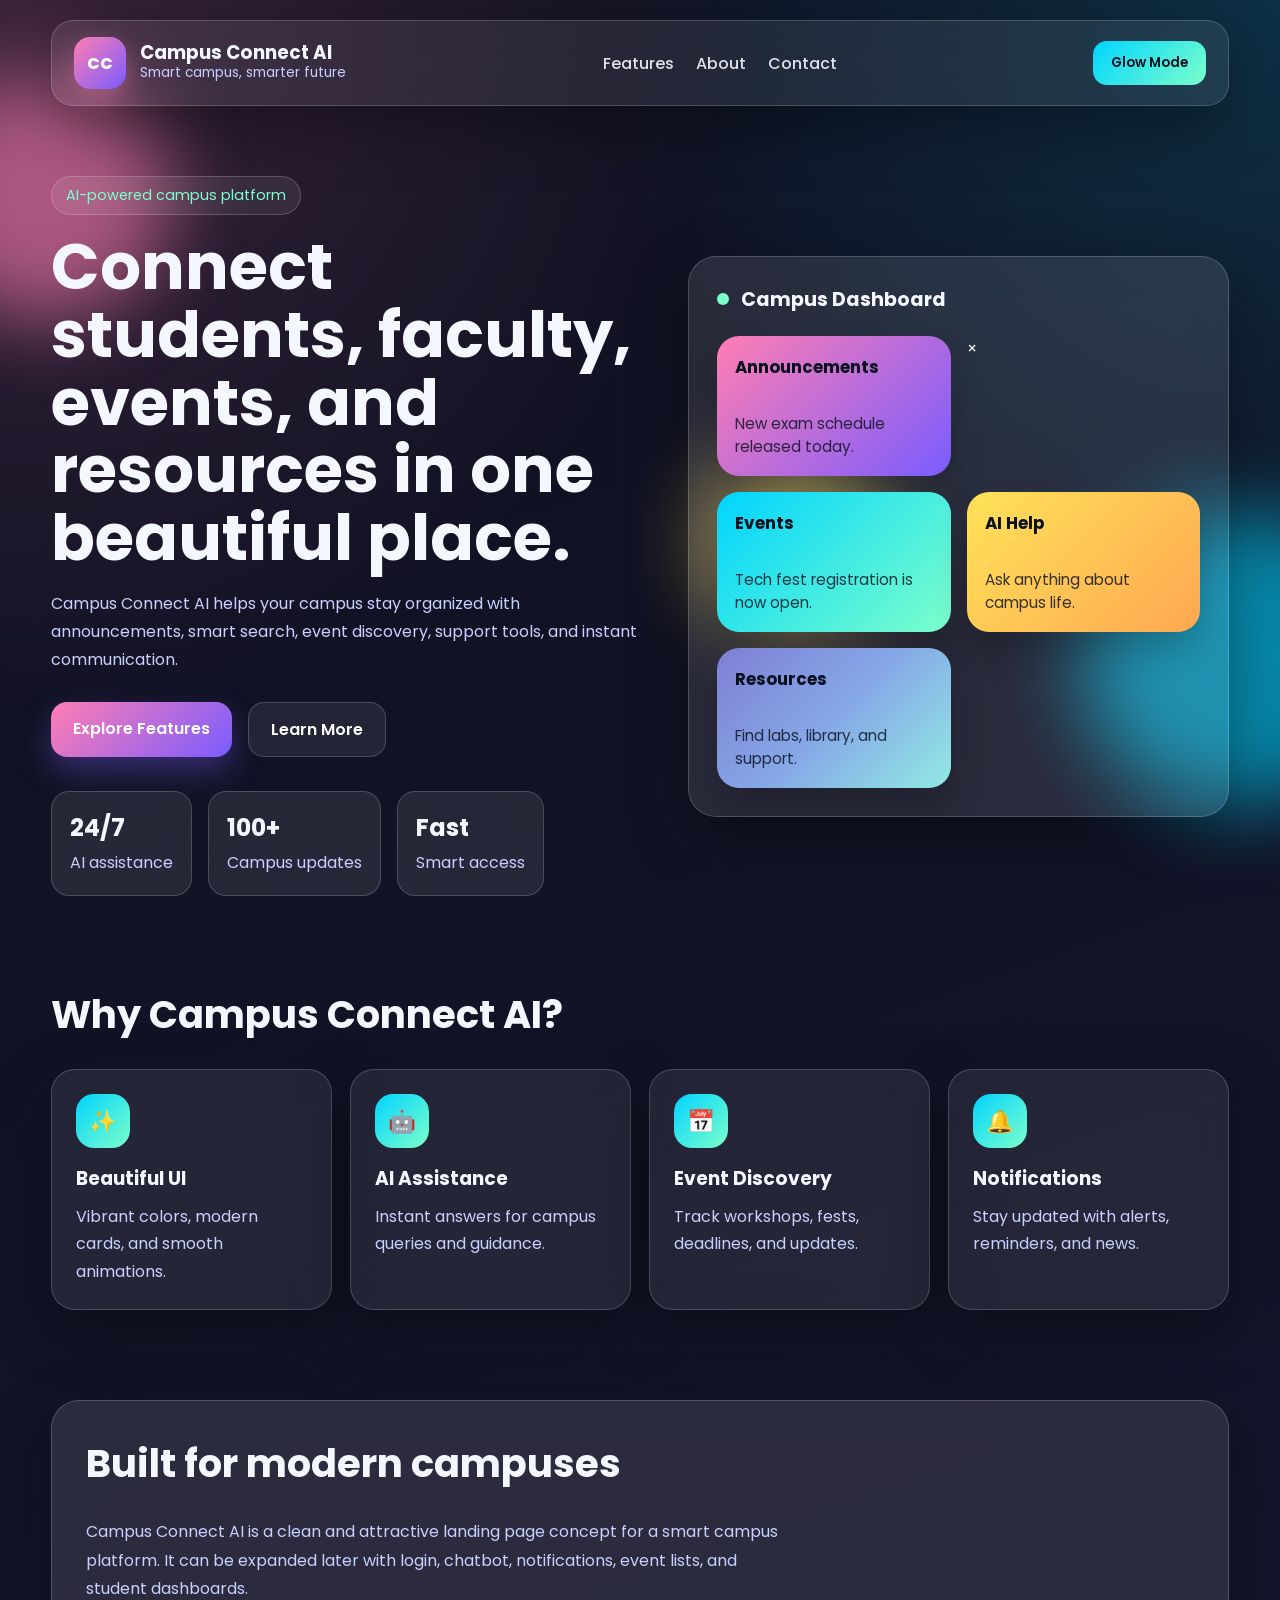
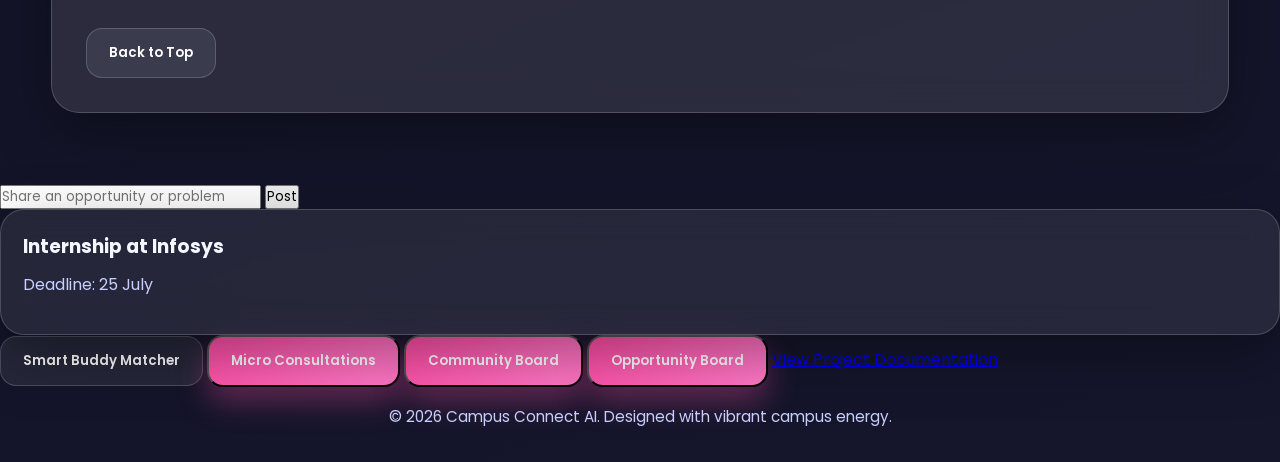
<file: index.html>
<!DOCTYPE html>
<html lang="en">
<head>
  <meta charset="UTF-8" />
  <meta name="viewport" content="width=device-width, initial-scale=1.0" />
  <title>Campus Connect AI</title>
  <link rel="preconnect" href="https://fonts.googleapis.com">
  <link rel="preconnect" href="https://fonts.gstatic.com" crossorigin>
  <link href="https://fonts.googleapis.com/css2?family=Poppins:wght@300;400;500;600;700;800&display=swap" rel="stylesheet">
  <link rel="stylesheet" href="style.css" />
</head>
<body>
  <div class="bg-shape shape1"></div>
  <div class="bg-shape shape2"></div>
  <div class="bg-shape shape3"></div>

  <header class="navbar">
    <div class="logo">
      <div class="logo-badge">CC</div>
      <div>
        <h1>Campus Connect AI</h1>
        <p>Smart campus, smarter future</p>
      </div>
    </div>

    <nav class="nav-links">
      <a href="#features">Features</a>
      <a href="#about">About</a>
      <a href="#contact">Contact</a>
    </nav>

    <button class="cta-btn" id="themeBtn">Glow Mode</button>
  </header>

  <main class="hero">
    <section class="hero-content">
      <span class="tag">AI-powered campus platform</span>
      <h2>Connect students, faculty, events, and resources in one beautiful place.</h2>
      <p>
        Campus Connect AI helps your campus stay organized with announcements, smart search,
        event discovery, support tools, and instant communication.
      </p>

      <div class="hero-actions">
        <a href="#features" class="primary-btn">Explore Features</a>
        <a href="#about" class="secondary-btn">Learn More</a>
      </div>

      <div class="stats">
        <div class="stat-card">
          <h3>24/7</h3>
          <p>AI assistance</p>
        </div>
        <div class="stat-card">
          <h3>100+</h3>
          <p>Campus updates</p>
        </div>
        <div class="stat-card">
          <h3>Fast</h3>
          <p>Smart access</p>
        </div>
      </div>
    </section>

    <section class="hero-visual">
      <div class="glass-card main-card">
        <div class="card-top">
          <span class="pulse"></span>
          <h3>Campus Dashboard</h3>
        </div>

        <div class="dashboard-grid">
          <div class="mini-card accent1">
            <h4>Announcements</h4>
            <p>New exam schedule released today.</p>
          </div>
<div id="modal" class="modal">
  <div class="modal-content">
    <span id="closeBtn">&times;</span>
    <h2 id="modalTitle"></h2>
    <p id="modalText"></p>
  </div>
</div>
          <div class="mini-card accent2">
            <h4>Events</h4>
            <p>Tech fest registration is now open.</p>
          </div>
          <div class="mini-card accent3">
            <h4>AI Help</h4>
            <p>Ask anything about campus life.</p>
          </div>
          <div class="mini-card accent4">
            <h4>Resources</h4>
            <p>Find labs, library, and support.</p>
          </div>
        </div>
      </div>
    </section>
  </main>

  <section class="features" id="features">
    <h2>Why Campus Connect AI?</h2>
    <div class="feature-grid">
      <div class="feature-card">
        <div class="icon">✨</div>
        <h3>Beautiful UI</h3>
        <p>Vibrant colors, modern cards, and smooth animations.</p>
      </div>
      <div class="feature-card">
        <div class="icon">🤖</div>
        <h3>AI Assistance</h3>
        <p>Instant answers for campus queries and guidance.</p>
      </div>
      <div class="feature-card">
        <div class="icon">📅</div>
        <h3>Event Discovery</h3>
        <p>Track workshops, fests, deadlines, and updates.</p>
      </div>
      <div class="feature-card">
        <div class="icon">🔔</div>
        <h3>Notifications</h3>
        <p>Stay updated with alerts, reminders, and news.</p>
      </div>
    </div>
  </section>

  <section class="about" id="about">
    <div class="about-card glass-card">
      <h2>Built for modern campuses</h2>
      <p>
        Campus Connect AI is a clean and attractive landing page concept for a smart campus
        platform. It can be expanded later with login, chatbot, notifications, event lists,
        and student dashboards.
      </p>
      <button class="secondary-btn" id="scrollTopBtn">Back to Top</button>
    </div>
  </section>
  <div class="post-box">
  <input type="text" placeholder="Share an opportunity or problem">
  <button>Post</button>
</div>

<div class="post-card">
  <h3>Internship at Infosys</h3>
  <p>Deadline: 25 July</p>
</div>
<button id="buddyBtn" class="secondary-btn" type="button">Smart Buddy Matcher</button>
<button id="microBtn" class="pink-btn" type="button">Micro Consultations</button>
<button id="communityBtn" class="pink-btn" type="button">Community Board</button>
  <button class="pink-btn" onclick="location.href='opportunity.html'">Opportunity Board</button>
<a href="documentation.html">View Project Documentation</a>
    <footer id="contact">
    <p>© 2026 Campus Connect AI. Designed with vibrant campus energy.</p>
    </footer>
  <script src="script.js"></script>
</body>
</html>
</file>
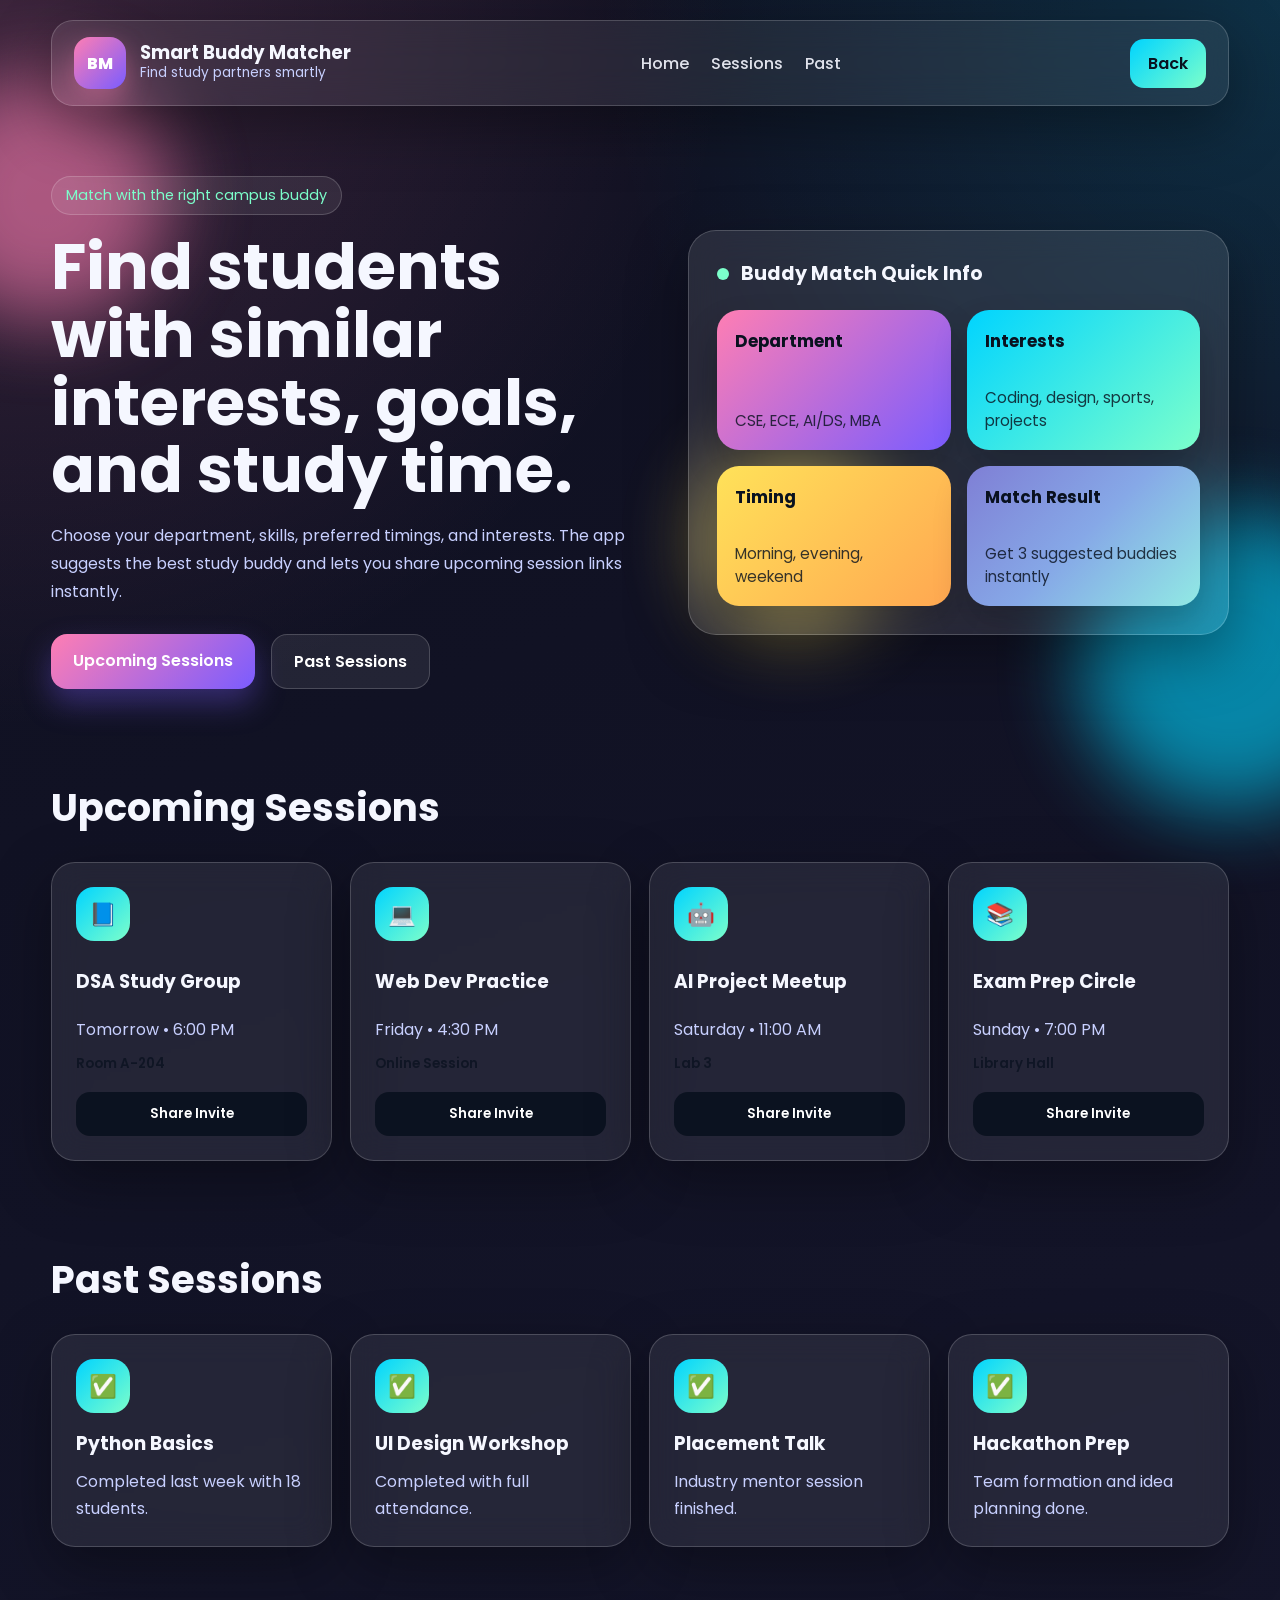
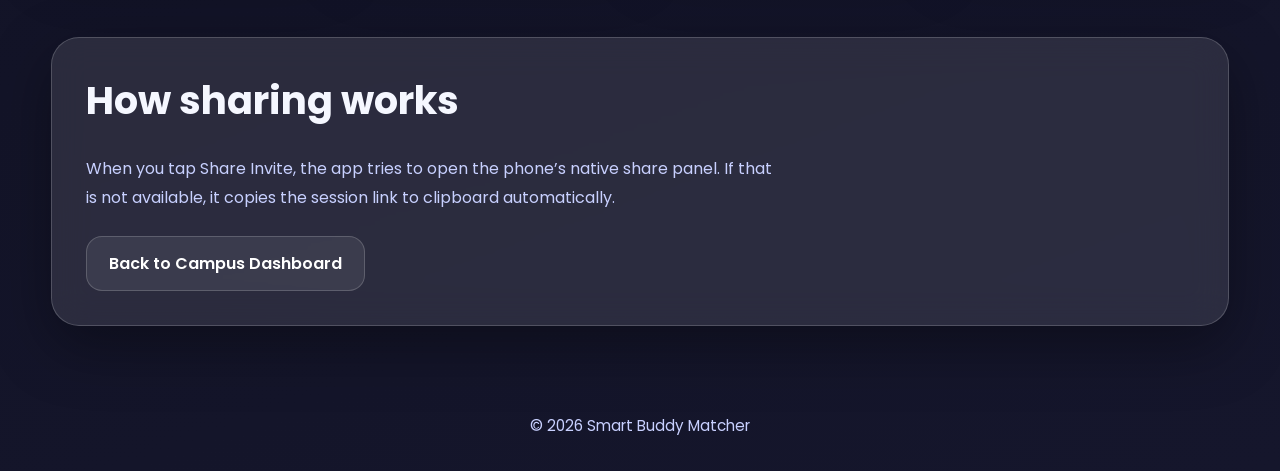
<file: buddy.html>
<!DOCTYPE html>
<html lang="en">
<head>
  <meta charset="UTF-8" />
  <meta name="viewport" content="width=device-width, initial-scale=1.0" />
  <title>Smart Buddy Matcher</title>
  <link rel="preconnect" href="https://fonts.googleapis.com">
  <link rel="preconnect" href="https://fonts.gstatic.com" crossorigin>
  <link href="https://fonts.googleapis.com/css2?family=Poppins:wght@300;400;500;600;700;800&display=swap" rel="stylesheet">
  <link rel="stylesheet" href="style.css" />
</head>
<body>
  <div class="bg-shape shape1"></div>
  <div class="bg-shape shape2"></div>
  <div class="bg-shape shape3"></div>

  <header class="navbar">
    <div class="logo">
      <div class="logo-badge">BM</div>
      <div>
        <h1>Smart Buddy Matcher</h1>
        <p>Find study partners smartly</p>
      </div>
    </div>

    <nav class="nav-links">
      <a href="index.html">Home</a>
      <a href="#sessions">Sessions</a>
      <a href="#past">Past</a>
    </nav>

    <a class="cta-btn" href="index.html">Back</a>
  </header>

  <main class="hero">
    <section class="hero-content">
      <span class="tag">Match with the right campus buddy</span>
      <h2>Find students with similar interests, goals, and study time.</h2>
      <p>
        Choose your department, skills, preferred timings, and interests. The app suggests
        the best study buddy and lets you share upcoming session links instantly.
      </p>

      <div class="hero-actions">
        <a href="#sessions" class="primary-btn">Upcoming Sessions</a>
        <a href="#past" class="secondary-btn">Past Sessions</a>
      </div>
    </section>

    <section class="hero-visual">
      <div class="glass-card main-card">
        <div class="card-top">
          <span class="pulse"></span>
          <h3>Buddy Match Quick Info</h3>
        </div>

        <div class="dashboard-grid">
          <div class="mini-card accent1">
            <h4>Department</h4>
            <p>CSE, ECE, AI/DS, MBA</p>
          </div>
          <div class="mini-card accent2">
            <h4>Interests</h4>
            <p>Coding, design, sports, projects</p>
          </div>
          <div class="mini-card accent3">
            <h4>Timing</h4>
            <p>Morning, evening, weekend</p>
          </div>
          <div class="mini-card accent4">
            <h4>Match Result</h4>
            <p>Get 3 suggested buddies instantly</p>
          </div>
        </div>
      </div>
    </section>
  </main>

  <section class="features" id="sessions">
    <h2>Upcoming Sessions</h2>
    <div class="feature-grid">
      <div class="feature-card session-card">
        <div class="icon">📘</div>
        <h3>DSA Study Group</h3>
        <p>Tomorrow • 6:00 PM</p>
        <small>Room A-204</small>
        <button class="share-btn" onclick="shareInvite('https://example.com/dsa-study-group', 'DSA Study Group')">
          Share Invite
        </button>
      </div>

      <div class="feature-card session-card">
        <div class="icon">💻</div>
        <h3>Web Dev Practice</h3>
        <p>Friday • 4:30 PM</p>
        <small>Online Session</small>
        <button class="share-btn" onclick="shareInvite('https://example.com/web-dev-practice', 'Web Dev Practice')">
          Share Invite
        </button>
      </div>

      <div class="feature-card session-card">
        <div class="icon">🤖</div>
        <h3>AI Project Meetup</h3>
        <p>Saturday • 11:00 AM</p>
        <small>Lab 3</small>
        <button class="share-btn" onclick="shareInvite('https://example.com/ai-project-meetup', 'AI Project Meetup')">
          Share Invite
        </button>
      </div>

      <div class="feature-card session-card">
        <div class="icon">📚</div>
        <h3>Exam Prep Circle</h3>
        <p>Sunday • 7:00 PM</p>
        <small>Library Hall</small>
        <button class="share-btn" onclick="shareInvite('https://example.com/exam-prep-circle', 'Exam Prep Circle')">
          Share Invite
        </button>
      </div>
    </div>
  </section>

  <section class="features" id="past">
    <h2>Past Sessions</h2>
    <div class="feature-grid">
      <div class="feature-card">
        <div class="icon">✅</div>
        <h3>Python Basics</h3>
        <p>Completed last week with 18 students.</p>
      </div>

      <div class="feature-card">
        <div class="icon">✅</div>
        <h3>UI Design Workshop</h3>
        <p>Completed with full attendance.</p>
      </div>

      <div class="feature-card">
        <div class="icon">✅</div>
        <h3>Placement Talk</h3>
        <p>Industry mentor session finished.</p>
      </div>

      <div class="feature-card">
        <div class="icon">✅</div>
        <h3>Hackathon Prep</h3>
        <p>Team formation and idea planning done.</p>
      </div>
    </div>
  </section>

  <section class="about">
    <div class="about-card glass-card">
      <h2>How sharing works</h2>
      <p>
        When you tap Share Invite, the app tries to open the phone’s native share panel.
        If that is not available, it copies the session link to clipboard automatically.
      </p>
      <a href="index.html" class="secondary-btn">Back to Campus Dashboard</a>
    </div>
  </section>

  <footer>
    <p>© 2026 Smart Buddy Matcher</p>
  </footer>

  <script src="script.js"></script>
  <script>
    async function shareInvite(link, title) {
      try {
        if (navigator.share) {
          await navigator.share({
            title: title,
            text: `Join my session: ${title}`,
            url: link
          });
        } else {
          await navigator.clipboard.writeText(link);
          alert("Link copied to clipboard");
        }
      } catch (err) {
        try {
          await navigator.clipboard.writeText(link);
          alert("Link copied to clipboard");
        } catch (e) {
          alert("Copy failed. Link: " + link);
        }
      }
    }
  </script>
</body>
</html>
</file>
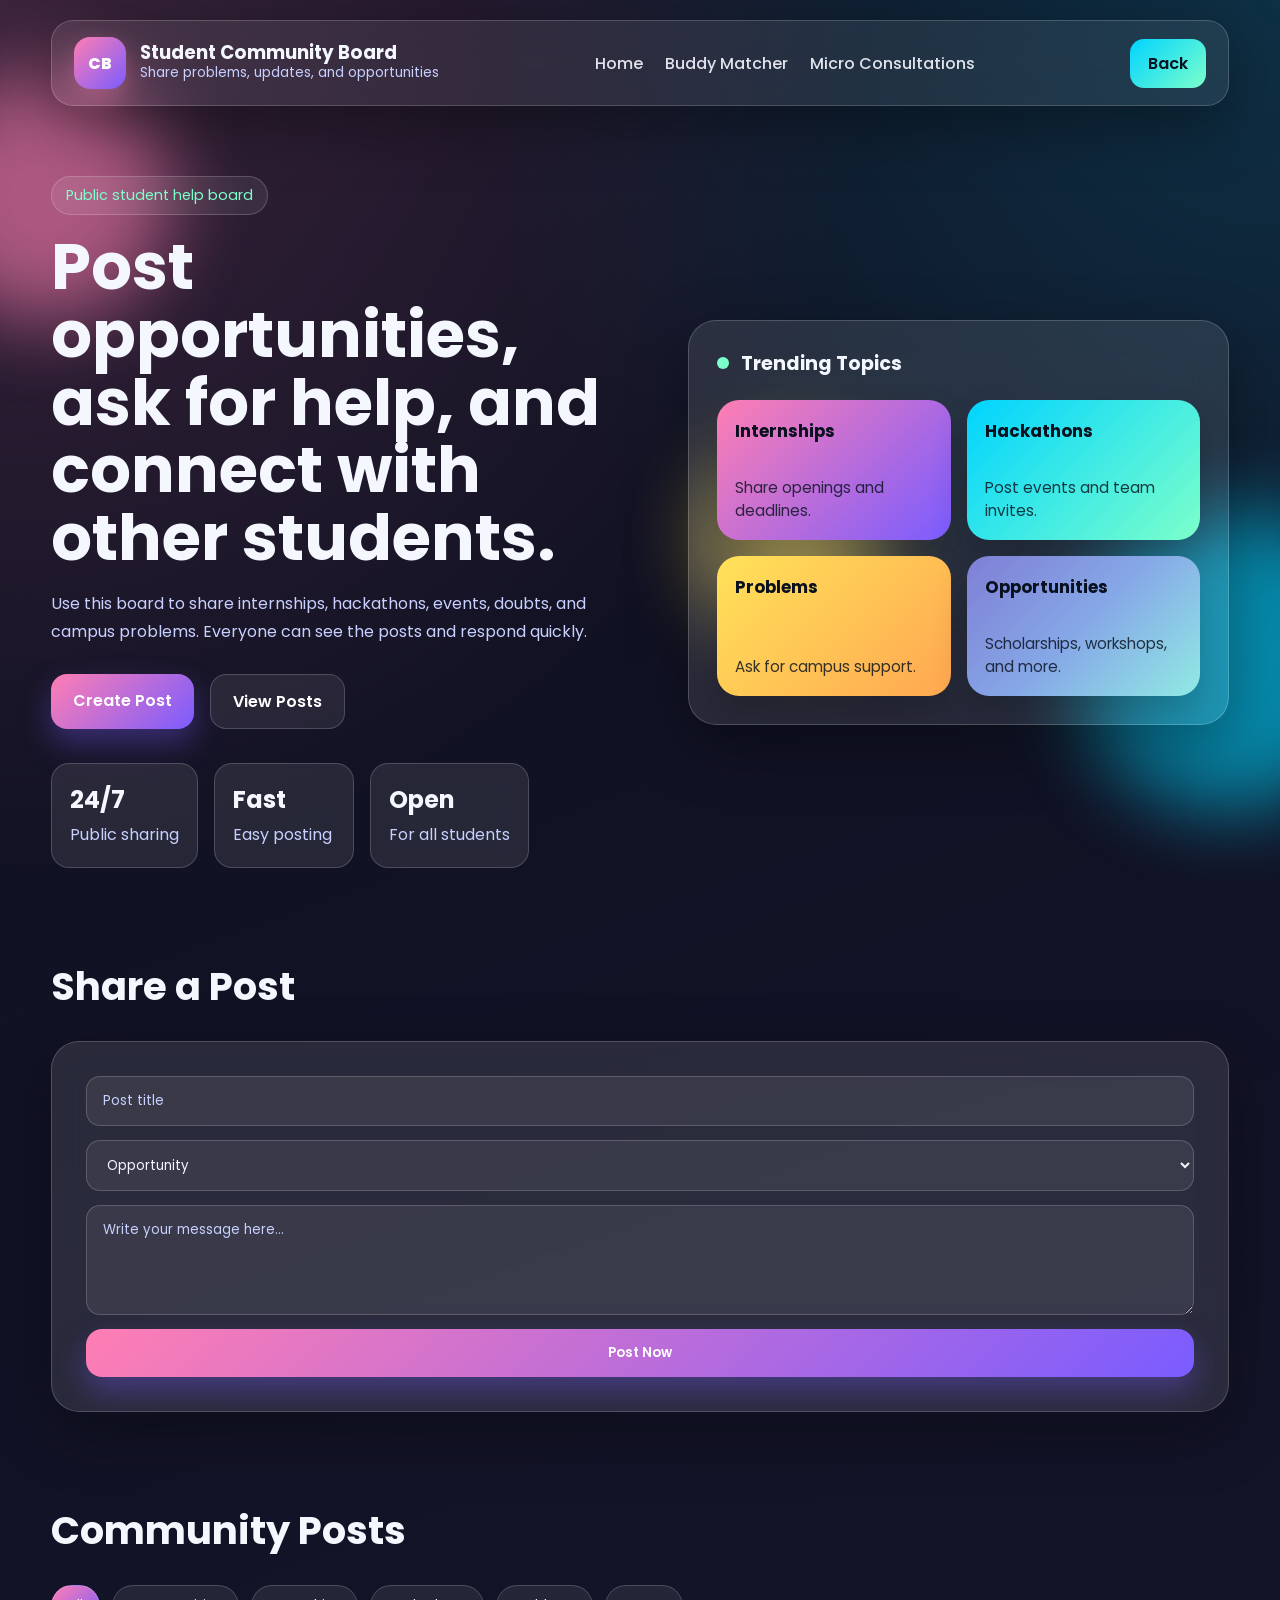
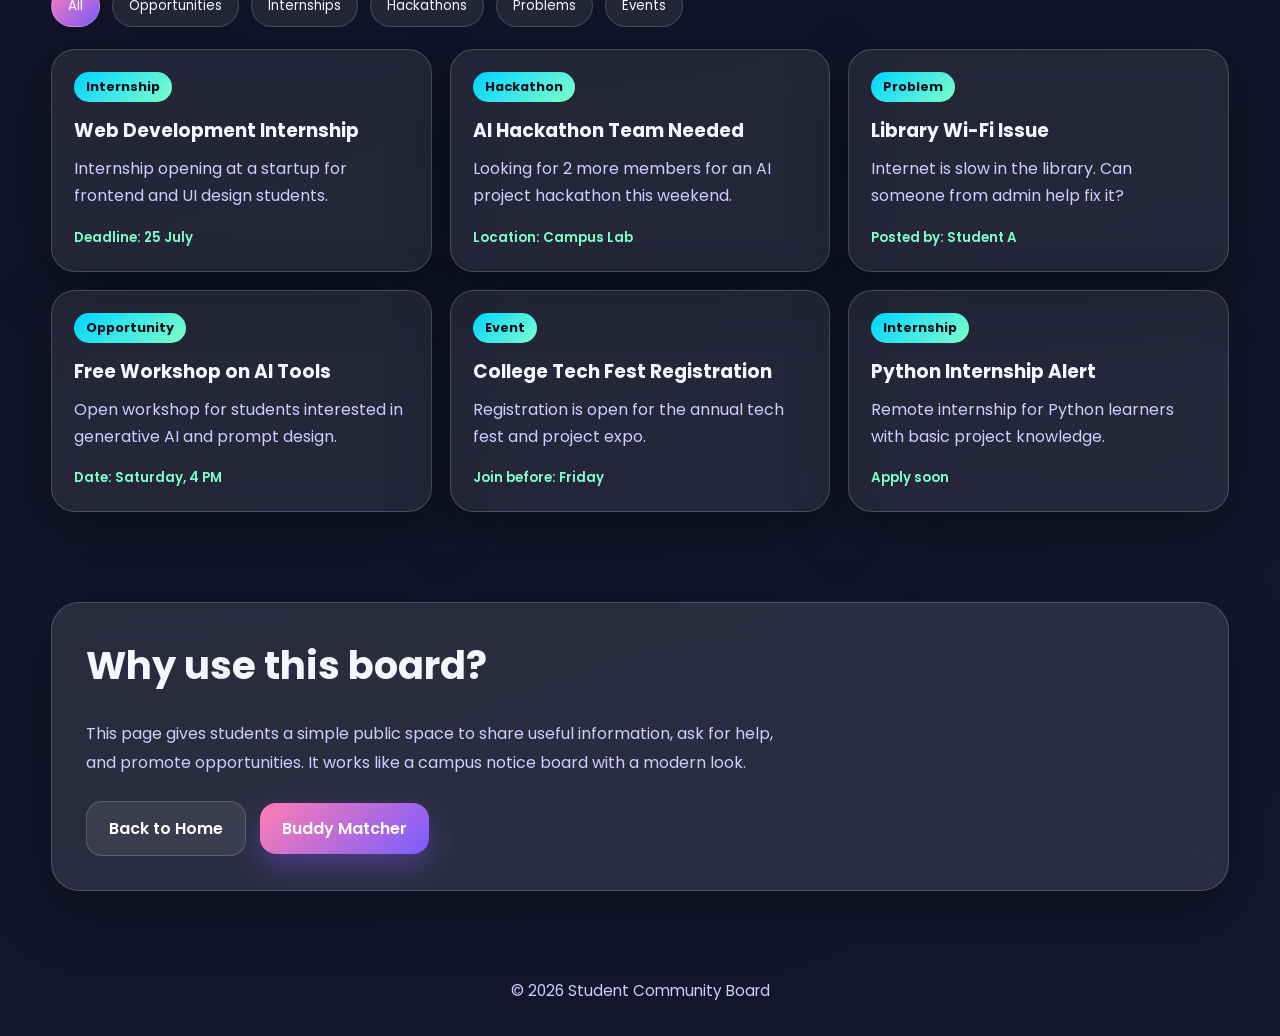
<file: community.html>
<!DOCTYPE html>
<html lang="en">
<head>
  <meta charset="UTF-8" />
  <meta name="viewport" content="width=device-width, initial-scale=1.0" />
  <title>Student Community Board</title>
  <link rel="preconnect" href="https://fonts.googleapis.com">
  <link rel="preconnect" href="https://fonts.gstatic.com" crossorigin>
  <link href="https://fonts.googleapis.com/css2?family=Poppins:wght@300;400;500;600;700;800&display=swap" rel="stylesheet">
  <link rel="stylesheet" href="style.css" />
</head>
<body>
  <div class="bg-shape shape1"></div>
  <div class="bg-shape shape2"></div>
  <div class="bg-shape shape3"></div>

  <header class="navbar">
    <div class="logo">
      <div class="logo-badge">CB</div>
      <div>
        <h1>Student Community Board</h1>
        <p>Share problems, updates, and opportunities</p>
      </div>
    </div>

    <nav class="nav-links">
      <a href="index.html">Home</a>
      <a href="buddy.html">Buddy Matcher</a>
      <a href="micro.html">Micro Consultations</a>
    </nav>

    <a class="cta-btn" href="index.html">Back</a>
  </header>

  <main class="hero">
    <section class="hero-content">
      <span class="tag">Public student help board</span>
      <h2>Post opportunities, ask for help, and connect with other students.</h2>
      <p>
        Use this board to share internships, hackathons, events, doubts, and campus problems.
        Everyone can see the posts and respond quickly.
      </p>

      <div class="hero-actions">
        <a href="#postForm" class="primary-btn">Create Post</a>
        <a href="#posts" class="secondary-btn">View Posts</a>
      </div>

      <div class="stats">
        <div class="stat-card">
          <h3>24/7</h3>
          <p>Public sharing</p>
        </div>
        <div class="stat-card">
          <h3>Fast</h3>
          <p>Easy posting</p>
        </div>
        <div class="stat-card">
          <h3>Open</h3>
          <p>For all students</p>
        </div>
      </div>
    </section>

    <section class="hero-visual">
      <div class="glass-card main-card">
        <div class="card-top">
          <span class="pulse"></span>
          <h3>Trending Topics</h3>
        </div>

        <div class="dashboard-grid">
          <div class="mini-card accent1">
            <h4>Internships</h4>
            <p>Share openings and deadlines.</p>
          </div>
          <div class="mini-card accent2">
            <h4>Hackathons</h4>
            <p>Post events and team invites.</p>
          </div>
          <div class="mini-card accent3">
            <h4>Problems</h4>
            <p>Ask for campus support.</p>
          </div>
          <div class="mini-card accent4">
            <h4>Opportunities</h4>
            <p>Scholarships, workshops, and more.</p>
          </div>
        </div>
      </div>
    </section>
  </main>

  <section class="features" id="postForm">
    <h2>Share a Post</h2>
    <div class="about-card glass-card">
      <div class="post-form">
        <input type="text" id="postTitle" placeholder="Post title" />
        <select id="postCategory">
          <option value="opportunity">Opportunity</option>
          <option value="internship">Internship</option>
          <option value="hackathon">Hackathon</option>
          <option value="problem">Problem</option>
          <option value="event">Event</option>
        </select>
        <textarea id="postDesc" rows="4" placeholder="Write your message here..."></textarea>
        <button class="primary-btn" onclick="addPost()">Post Now</button>
      </div>
    </div>
  </section>

  <section class="features" id="posts">
    <h2>Community Posts</h2>

    <div class="filter-tabs">
      <button class="filter-btn active" onclick="filterPosts('all', this)">All</button>
      <button class="filter-btn" onclick="filterPosts('opportunity', this)">Opportunities</button>
      <button class="filter-btn" onclick="filterPosts('internship', this)">Internships</button>
      <button class="filter-btn" onclick="filterPosts('hackathon', this)">Hackathons</button>
      <button class="filter-btn" onclick="filterPosts('problem', this)">Problems</button>
      <button class="filter-btn" onclick="filterPosts('event', this)">Events</button>
    </div>

    <div class="post-grid" id="postGrid">
      <article class="post-card internship">
        <span class="post-tag">Internship</span>
        <h3>Web Development Internship</h3>
        <p>Internship opening at a startup for frontend and UI design students.</p>
        <small>Deadline: 25 July</small>
      </article>

      <article class="post-card hackathon">
        <span class="post-tag">Hackathon</span>
        <h3>AI Hackathon Team Needed</h3>
        <p>Looking for 2 more members for an AI project hackathon this weekend.</p>
        <small>Location: Campus Lab</small>
      </article>

      <article class="post-card problem">
        <span class="post-tag">Problem</span>
        <h3>Library Wi-Fi Issue</h3>
        <p>Internet is slow in the library. Can someone from admin help fix it?</p>
        <small>Posted by: Student A</small>
      </article>

      <article class="post-card opportunity">
        <span class="post-tag">Opportunity</span>
        <h3>Free Workshop on AI Tools</h3>
        <p>Open workshop for students interested in generative AI and prompt design.</p>
        <small>Date: Saturday, 4 PM</small>
      </article>

      <article class="post-card event">
        <span class="post-tag">Event</span>
        <h3>College Tech Fest Registration</h3>
        <p>Registration is open for the annual tech fest and project expo.</p>
        <small>Join before: Friday</small>
      </article>

      <article class="post-card internship">
        <span class="post-tag">Internship</span>
        <h3>Python Internship Alert</h3>
        <p>Remote internship for Python learners with basic project knowledge.</p>
        <small>Apply soon</small>
      </article>
    </div>
  </section>

  <section class="about">
    <div class="about-card glass-card">
      <h2>Why use this board?</h2>
      <p>
        This page gives students a simple public space to share useful information, ask for help,
        and promote opportunities. It works like a campus notice board with a modern look.
      </p>
      <a href="index.html" class="secondary-btn">Back to Home</a>
      <a href="buddy.html" class="primary-btn" style="margin-left: 10px;">Buddy Matcher</a>
    </div>
  </section>

  <footer>
    <p>© 2026 Student Community Board</p>
  </footer>

  <script src="script.js"></script>
  <script>
    function filterPosts(category, btn) {
      const posts = document.querySelectorAll(".post-card");
      const buttons = document.querySelectorAll(".filter-btn");

      buttons.forEach(b => b.classList.remove("active"));
      btn.classList.add("active");

      posts.forEach(post => {
        if (category === "all" || post.classList.contains(category)) {
          post.style.display = "block";
        } else {
          post.style.display = "none";
        }
      });
    }

    function addPost() {
      const title = document.getElementById("postTitle").value.trim();
      const category = document.getElementById("postCategory").value;
      const desc = document.getElementById("postDesc").value.trim();

      if (!title || !desc) {
        alert("Please enter both title and description.");
        return;
      }

      const grid = document.getElementById("postGrid");

      const card = document.createElement("article");
      card.className = `post-card ${category}`;
      card.innerHTML = `
        <span class="post-tag">${category.charAt(0).toUpperCase() + category.slice(1)}</span>
        <h3>${title}</h3>
        <p>${desc}</p>
        <small>Posted just now</small>
      `;

      grid.prepend(card);

      document.getElementById("postTitle").value = "";
      document
</file>
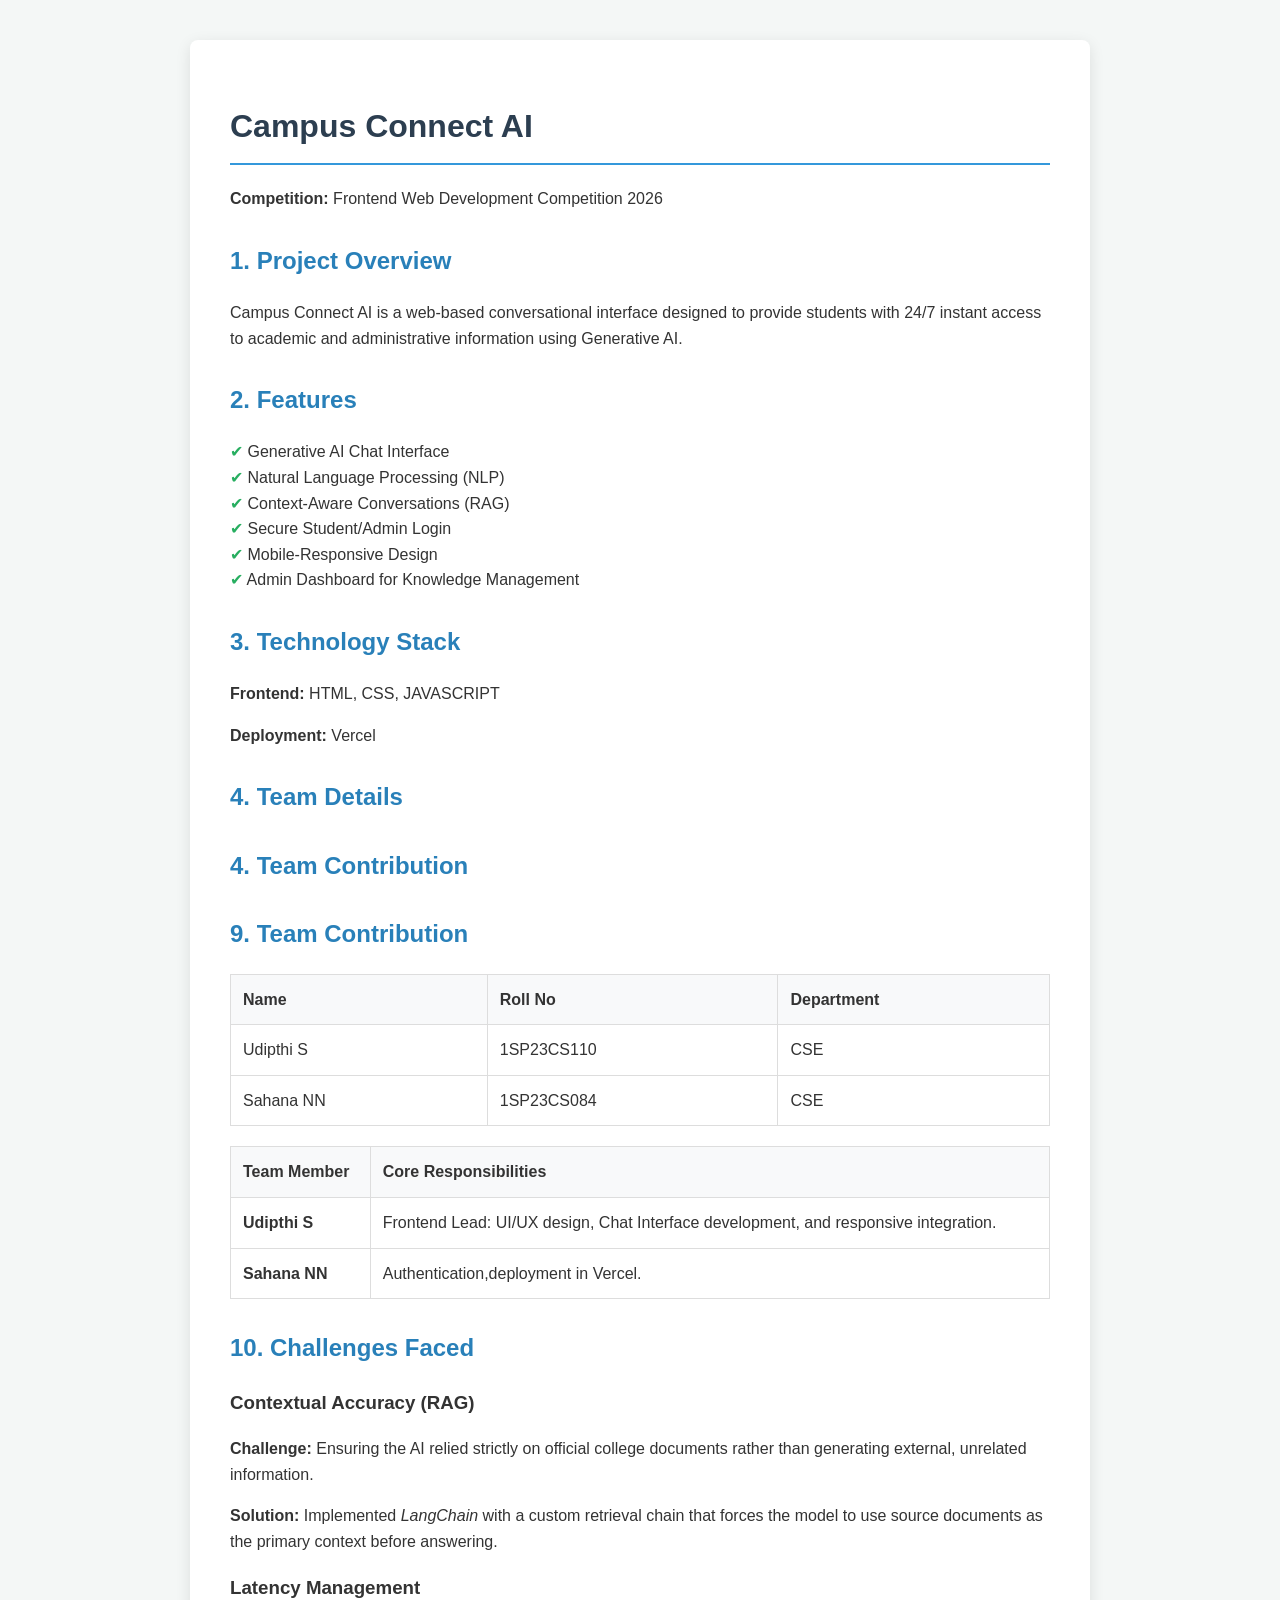
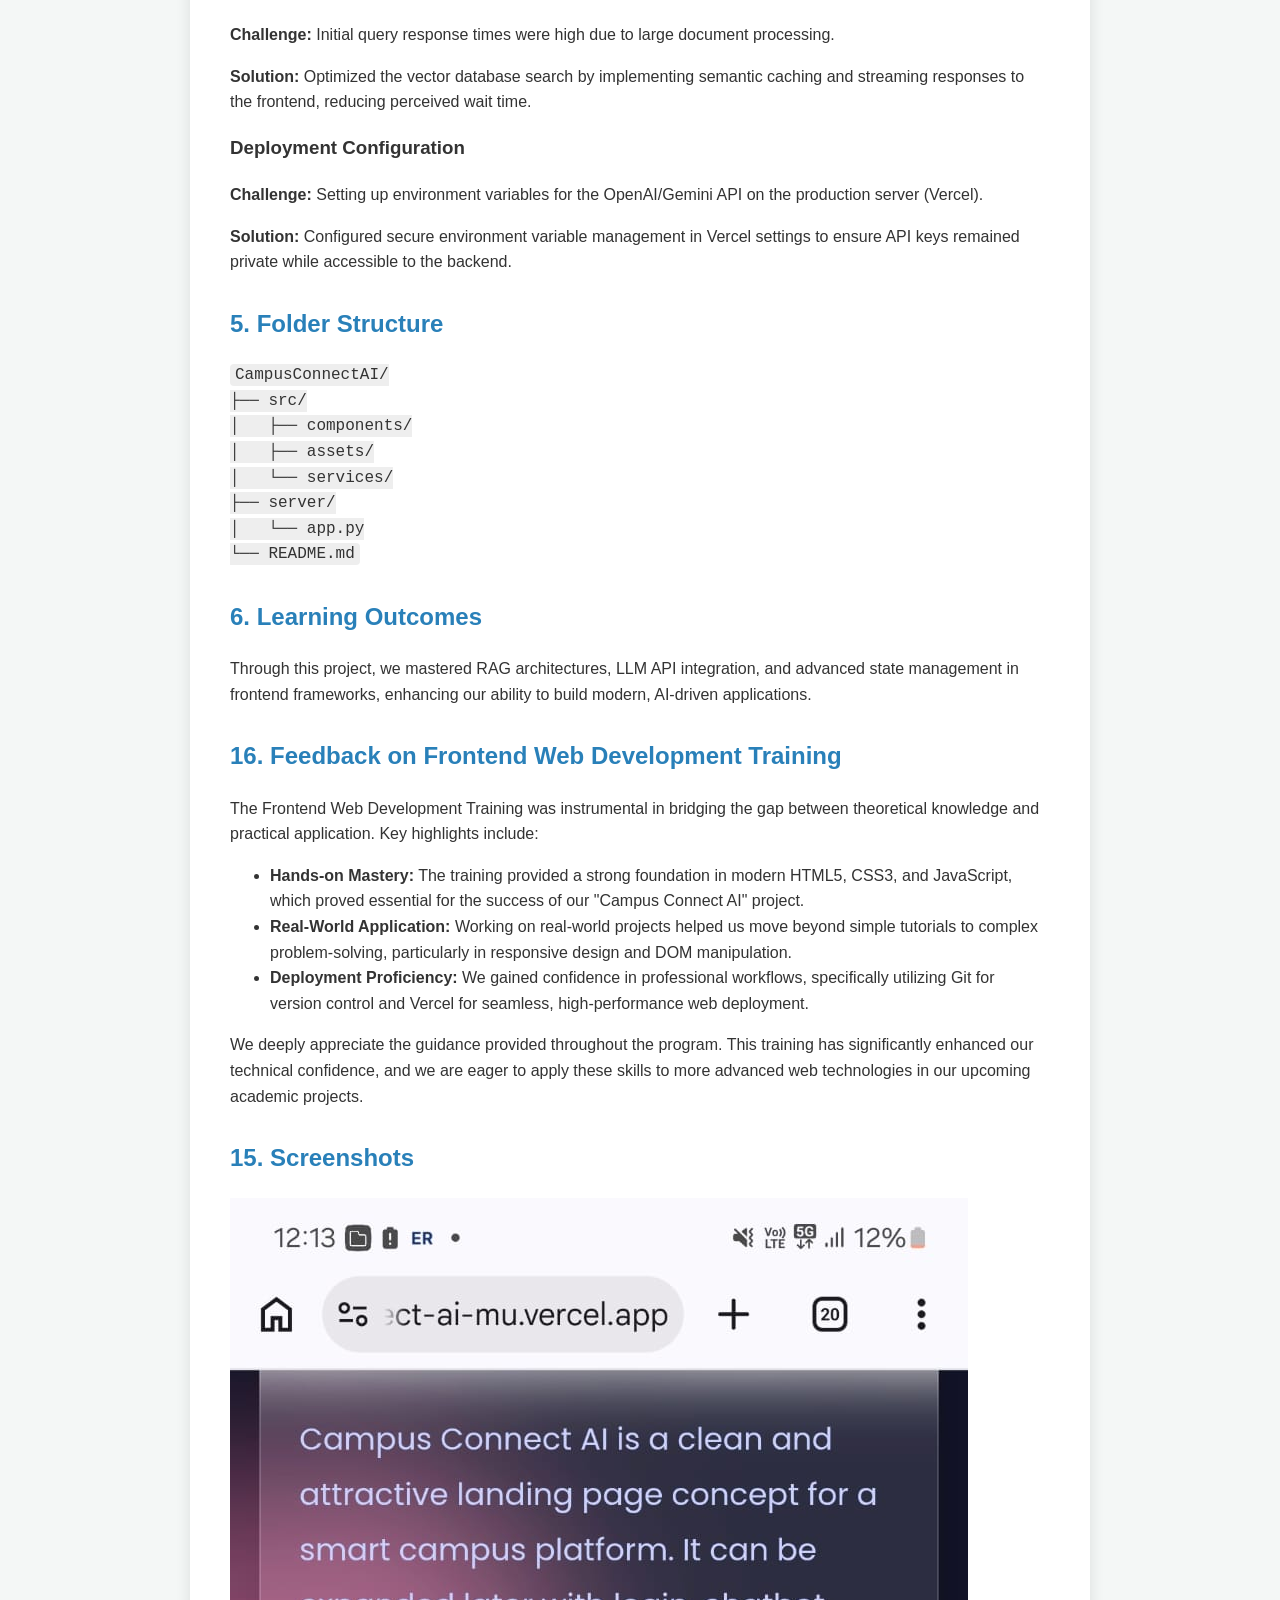
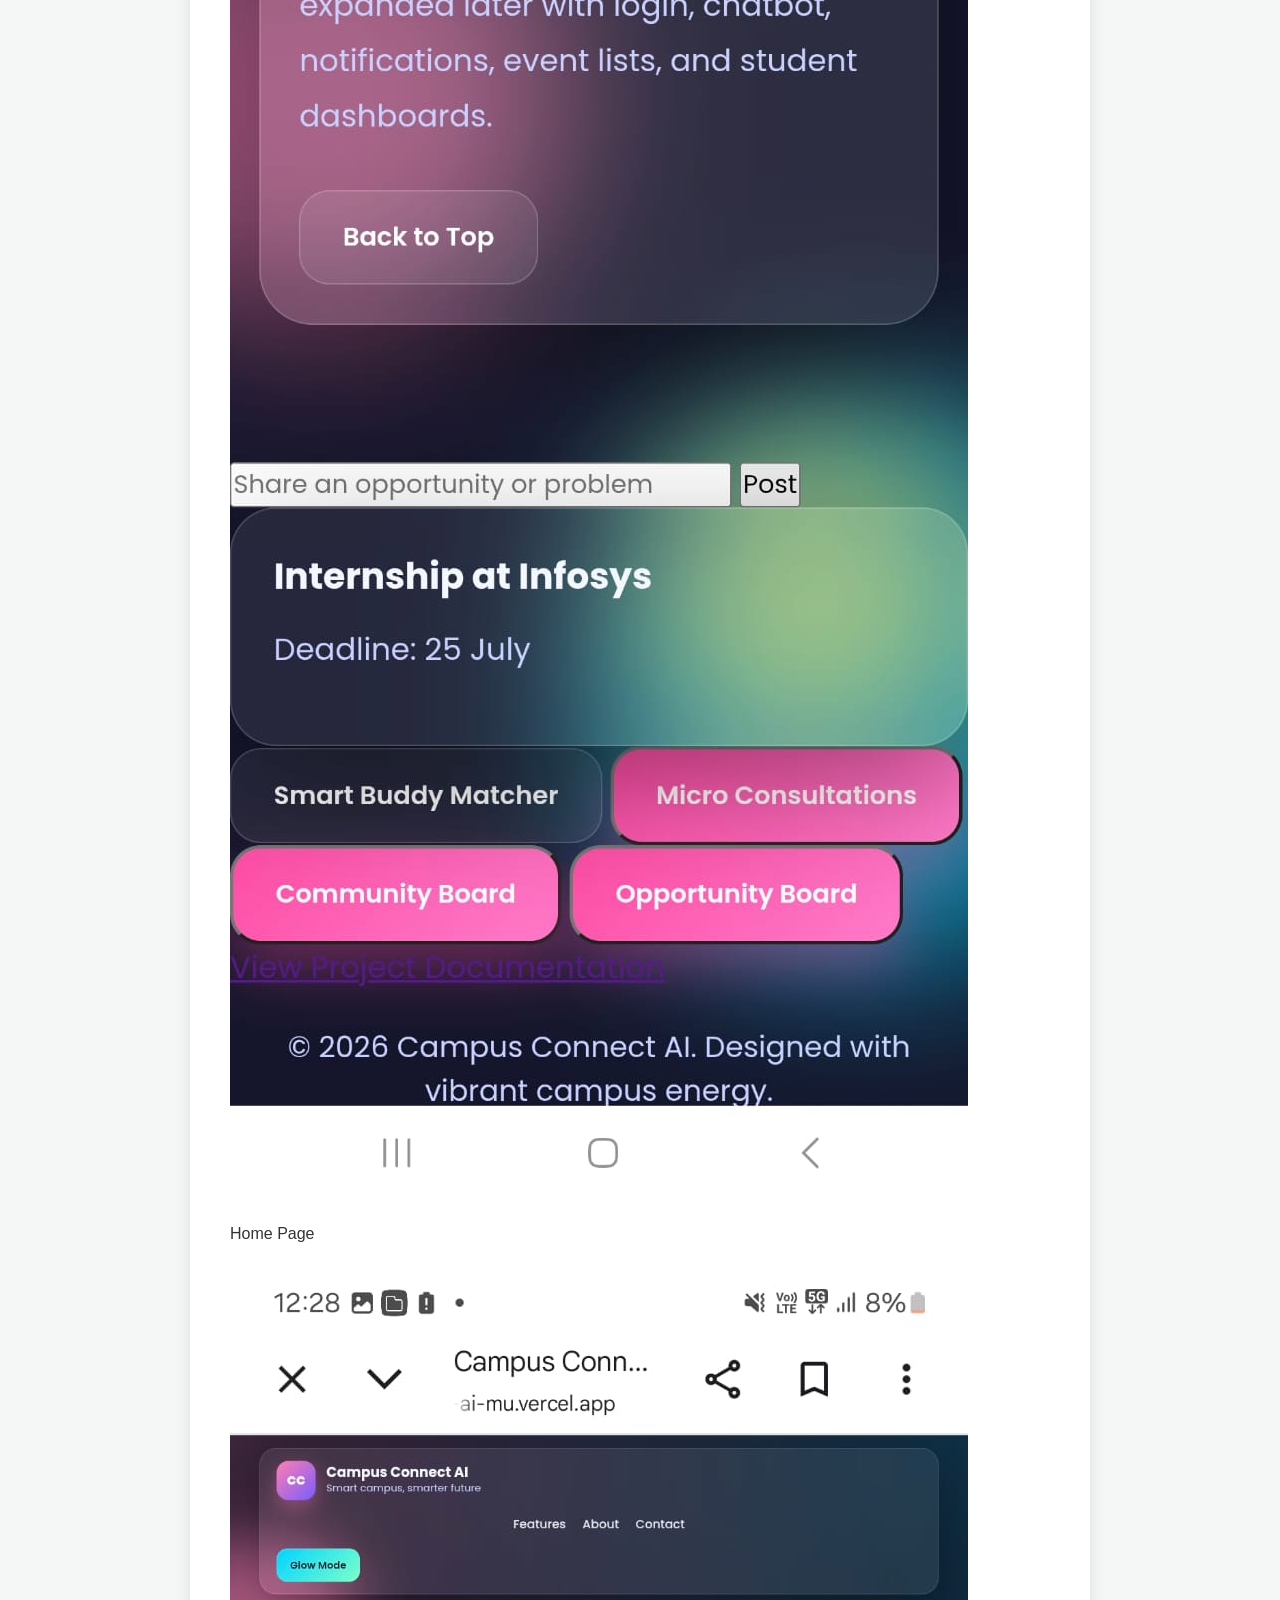
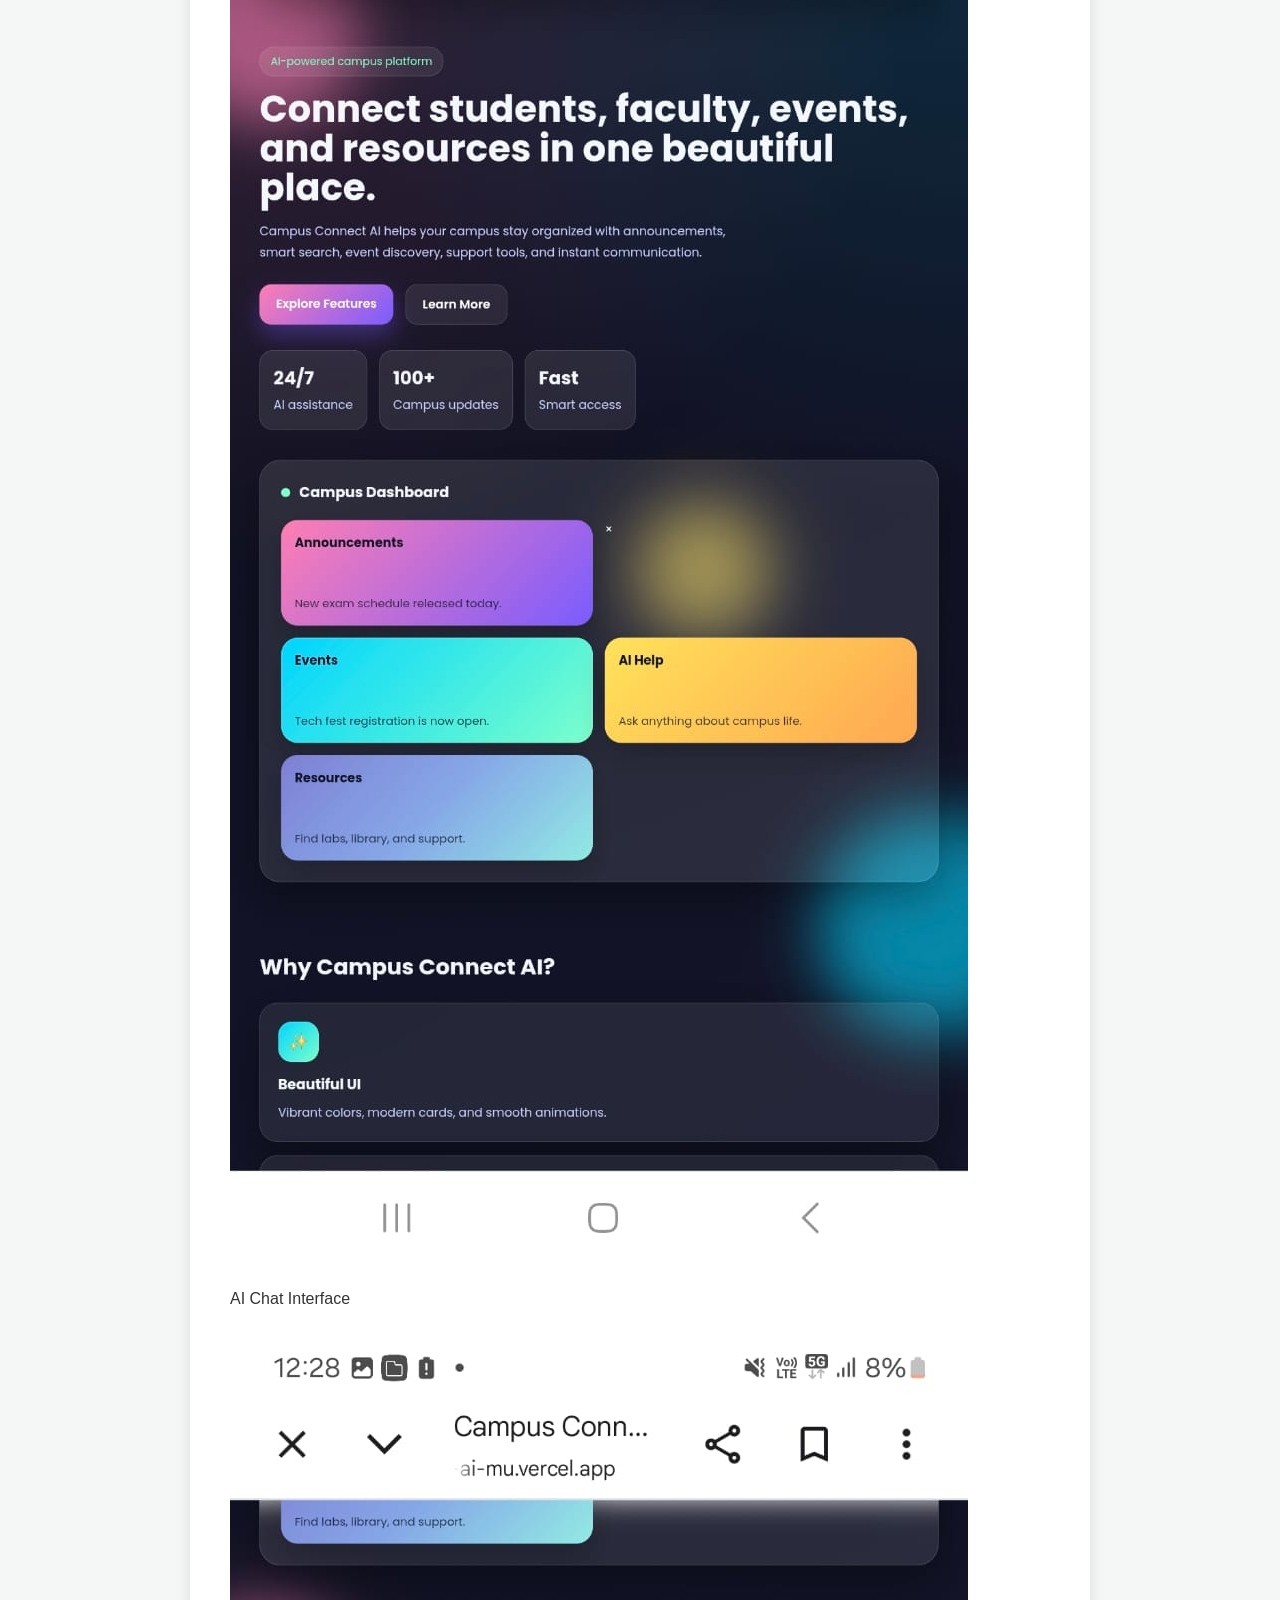
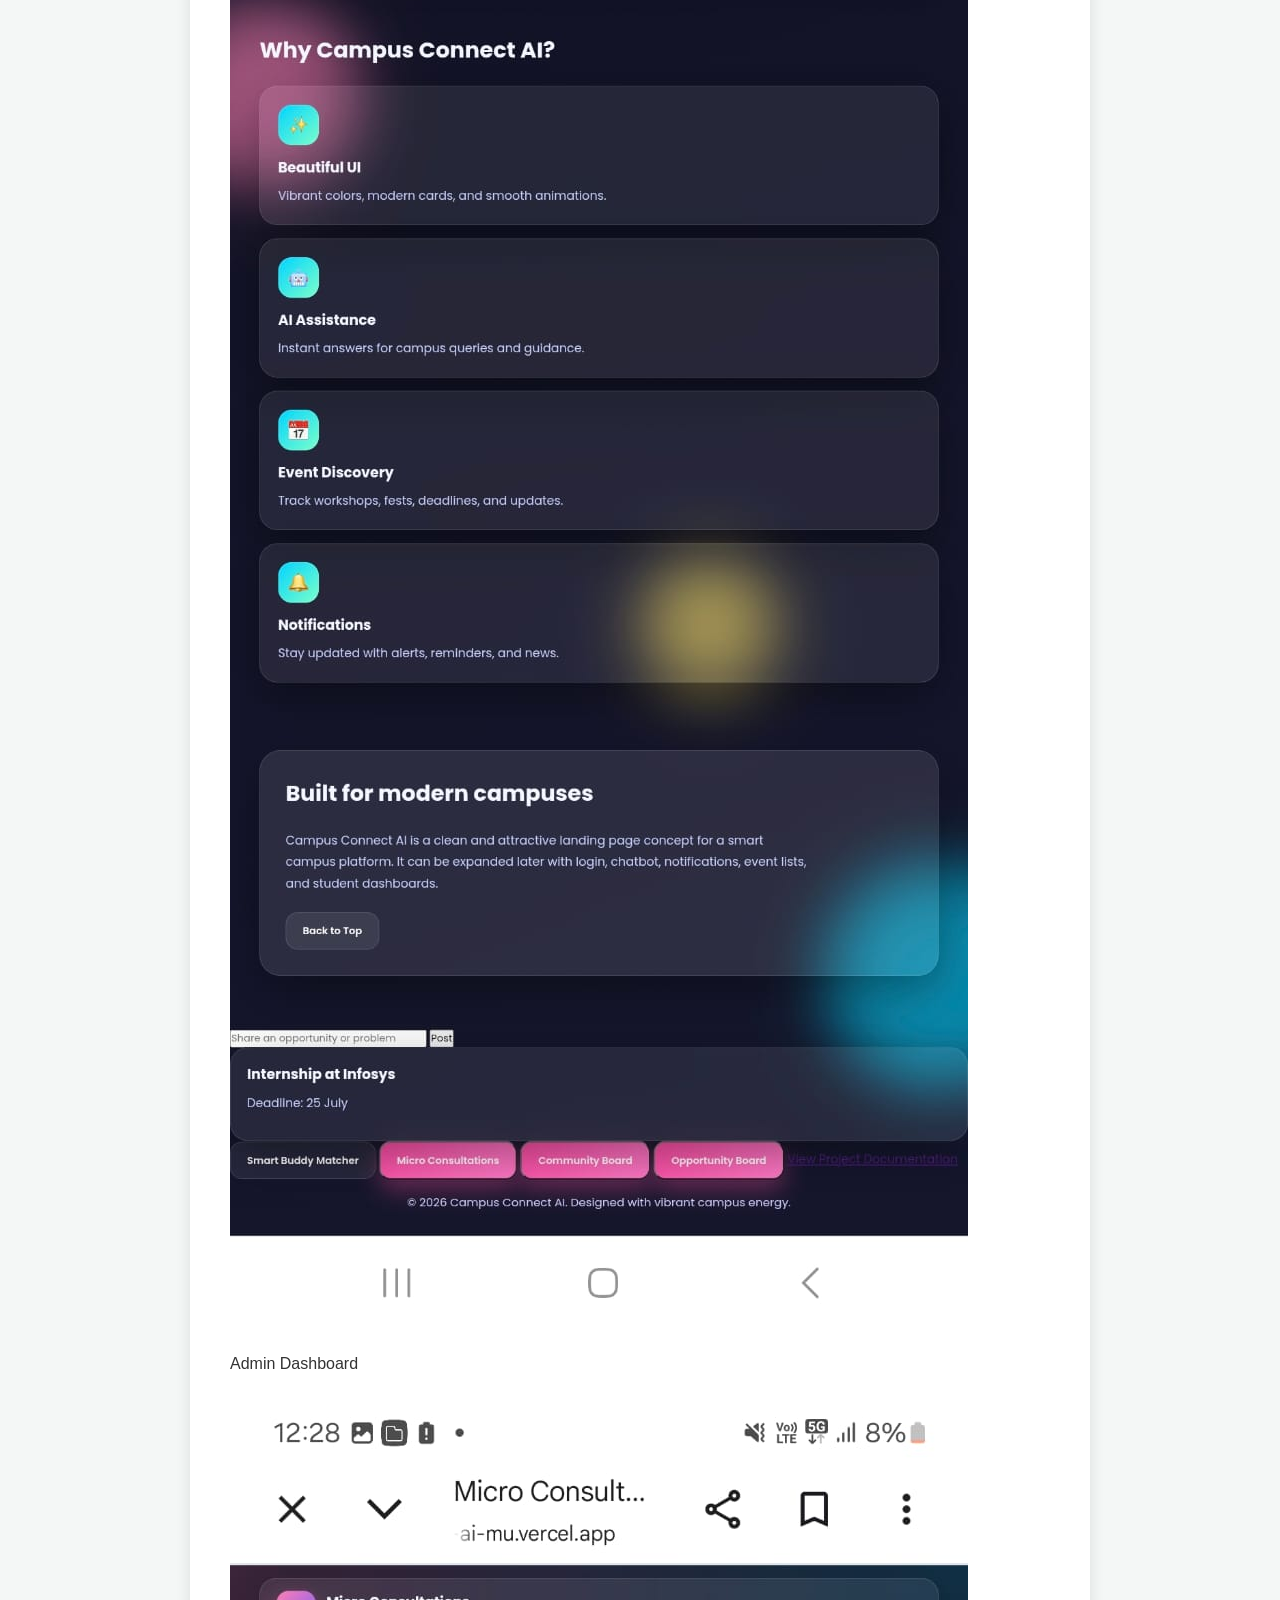
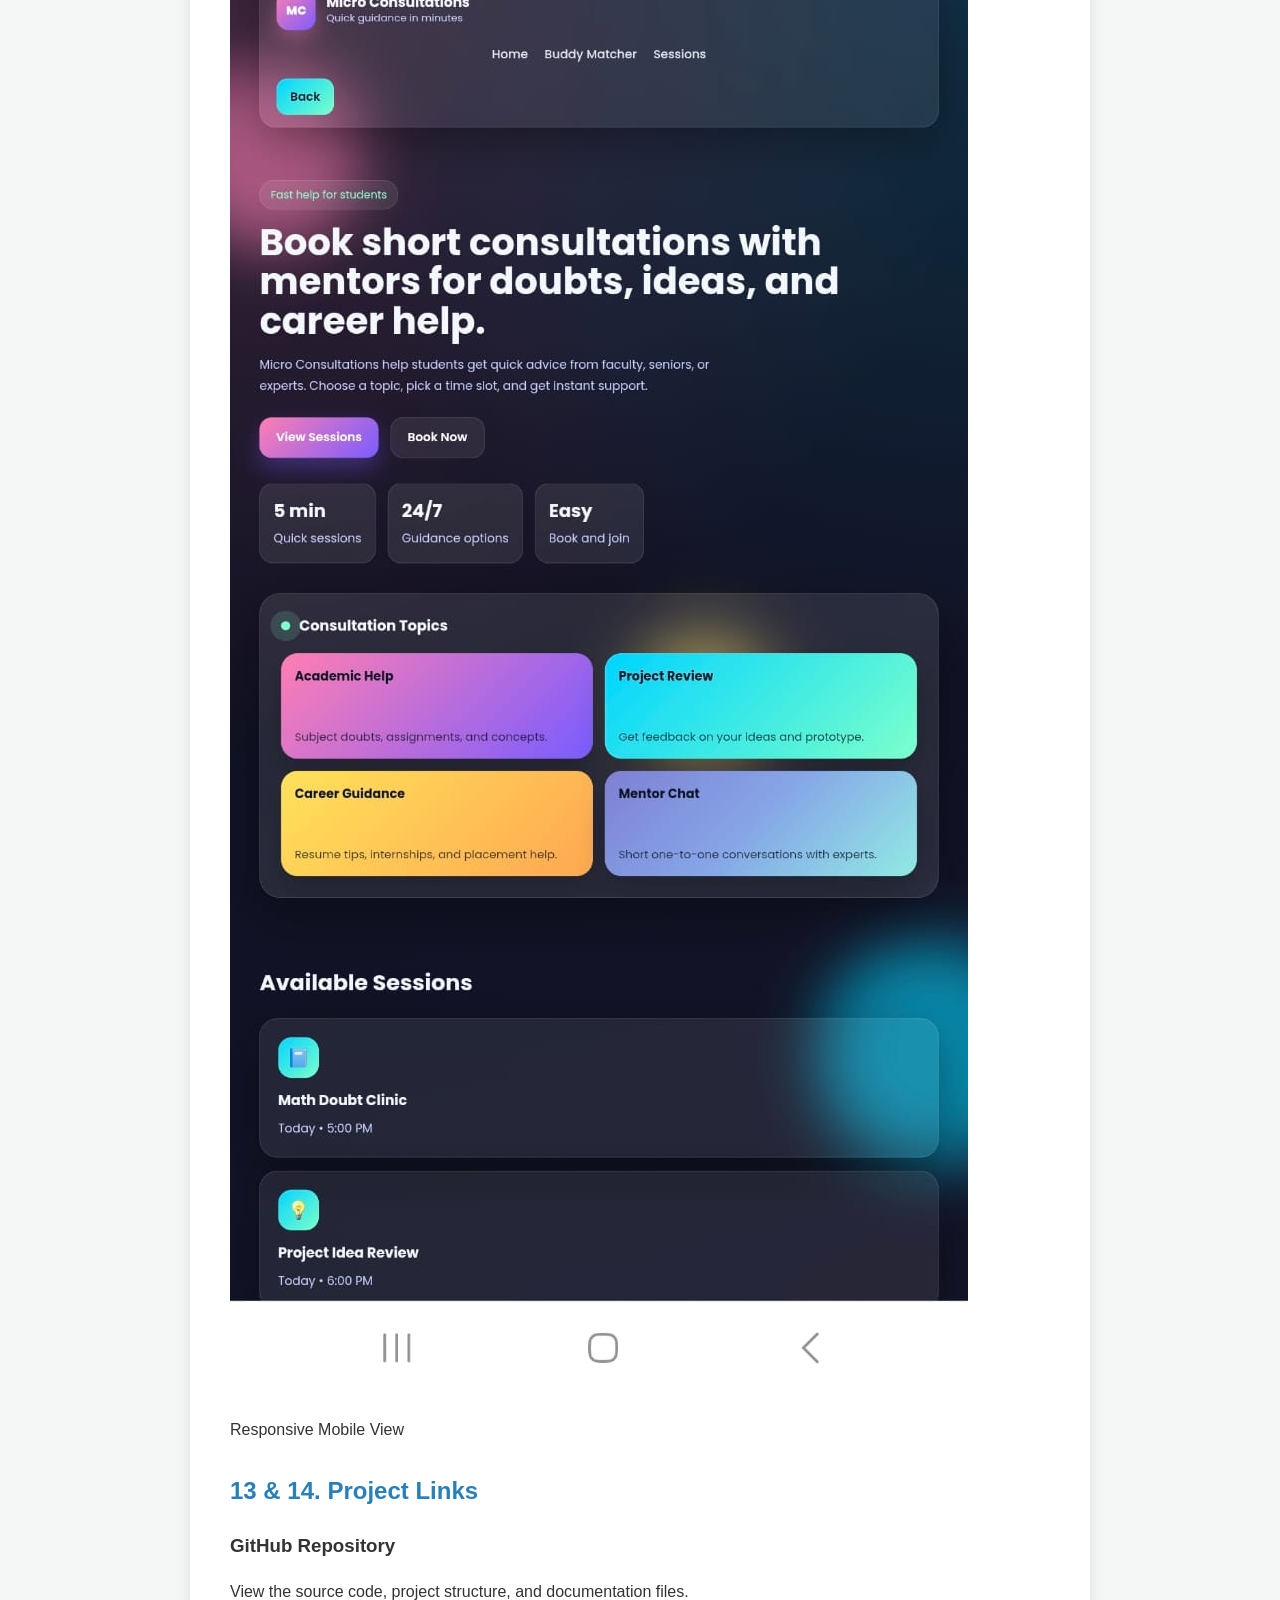
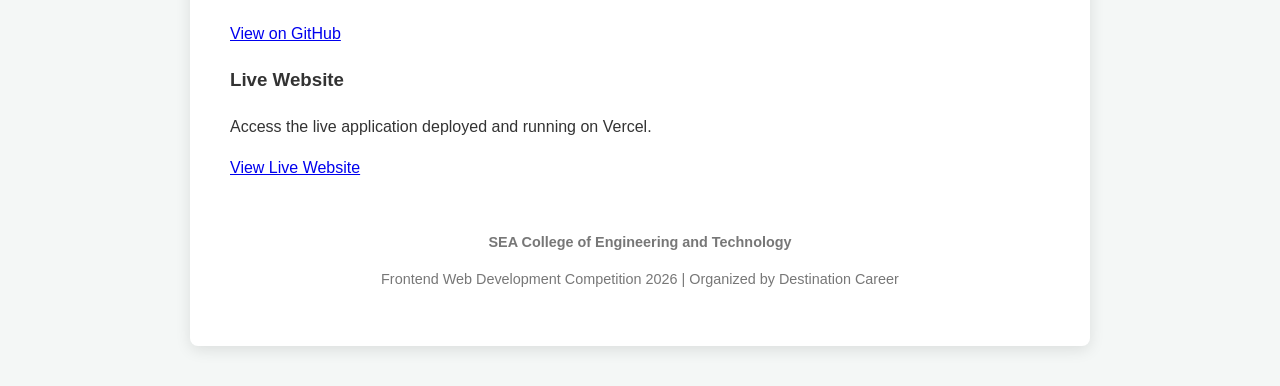
<file: documentation.html>
<!DOCTYPE html>
<html lang="en">
<head>
    <meta charset="UTF-8">
    <meta name="viewport" content="width=device-width, initial-scale=1.0">
    <title>Project Documentation - Campus Connect AI</title>
    <style>
        body { font-family: 'Segoe UI', Tahoma, Geneva, Verdana, sans-serif; line-height: 1.6; color: #333; max-width: 900px; margin: 0 auto; padding: 40px; background-color: #f4f7f6; }
        .container { background: #fff; padding: 40px; border-radius: 8px; box-shadow: 0 4px 15px rgba(0,0,0,0.1); }
        h1 { color: #2c3e50; border-bottom: 2px solid #3498db; padding-bottom: 10px; }
        h2 { color: #2980b9; margin-top: 30px; }
        table { width: 100%; border-collapse: collapse; margin: 20px 0; }
        th, td { border: 1px solid #ddd; padding: 12px; text-align: left; }
        th { background-color: #f8f9fa; }
        code { background: #eee; padding: 2px 5px; border-radius: 4px; font-family: 'Courier New', monospace; }
        .feature-list { list-style: none; padding: 0; }
        .feature-list li::before { content: "✔ "; color: #27ae60; }
        footer { margin-top: 50px; text-align: center; font-size: 0.9em; color: #777; }
    </style>
</head>
<body>

<div class="container">
    <h1>Campus Connect AI</h1>
    <p><strong>Competition:</strong> Frontend Web Development Competition 2026</p>

    <h2>1. Project Overview</h2>
    <p>Campus Connect AI is a web-based conversational interface designed to provide students with 24/7 instant access to academic and administrative information using Generative AI.</p>

    <h2>2. Features</h2>
    <ul class="feature-list">
        <li>Generative AI Chat Interface</li>
        <li>Natural Language Processing (NLP)</li>
        <li>Context-Aware Conversations (RAG)</li>
        <li>Secure Student/Admin Login</li>
        <li>Mobile-Responsive Design</li>
        <li>Admin Dashboard for Knowledge Management</li>
    </ul>

    <h2>3. Technology Stack</h2>
    <p><strong>Frontend:</strong> HTML, CSS, JAVASCRIPT </p>
    <p><strong>Deployment:</strong> Vercel</p>

    <h2>4. Team Details</h2>
    <table>
        <tr><th>Name</th><th>Roll No</th><th>Department</th></tr>
        <tr><td>Udipthi S</td><td>1SP23CS110</td><td>CSE</td></tr>
        <tr><td>Sahana NN</td><td>1SP23CS084</td><td>CSE</td></tr
    </table>
<h2>4. Team Contribution</h2>
    <h2 id="team-contribution">9. Team Contribution</h2>

<table>
    <thead>
        <tr>
            <th>Team Member</th>
            <th>Core Responsibilities</th>
        </tr>
    </thead>
    <tbody>
        <tr>
            <td><strong>Udipthi S</strong></td>
            <td>Frontend Lead: UI/UX design, Chat Interface development, and responsive integration.</td>
        </tr>
        <tr>
            <td><strong>Sahana NN</strong></td>
            <td>Authentication,deployment in Vercel.</td>
        </tr>
    </tbody>
</table>
 <h2 id="challenges">10. Challenges Faced</h2>
<div class="challenges-section">
    <div class="challenge-item">
        <h3>Contextual Accuracy (RAG)</h3>
        <p><strong>Challenge:</strong> Ensuring the AI relied strictly on official college documents rather than generating external, unrelated information.</p>
        <p><strong>Solution:</strong> Implemented <em>LangChain</em> with a custom retrieval chain that forces the model to use source documents as the primary context before answering.</p>
    </div>

    <div class="challenge-item">
        <h3>Latency Management</h3>
        <p><strong>Challenge:</strong> Initial query response times were high due to large document processing.</p>
        <p><strong>Solution:</strong> Optimized the vector database search by implementing semantic caching and streaming responses to the frontend, reducing perceived wait time.</p>
    </div>

    <div class="challenge-item">
        <h3>Deployment Configuration</h3>
        <p><strong>Challenge:</strong> Setting up environment variables for the OpenAI/Gemini API on the production server (Vercel).</p>
        <p><strong>Solution:</strong> Configured secure environment variable management in Vercel settings to ensure API keys remained private while accessible to the backend.</p>
    </div>
</div>


    <h2>5. Folder Structure</h2>
    <pre><code>CampusConnectAI/
├── src/
│   ├── components/
│   ├── assets/
│   └── services/
├── server/
│   └── app.py
└── README.md</code></pre>

    <h2>6. Learning Outcomes</h2>
    <p>Through this project, we mastered RAG architectures, LLM API integration, and advanced state management in frontend frameworks, enhancing our ability to build modern, AI-driven applications.</p>
<h2 id="feedback">16. Feedback on Frontend Web Development Training</h2>
<div class="feedback-box">
    <p>The Frontend Web Development Training was instrumental in bridging the gap between theoretical knowledge and practical application. Key highlights include:</p>
    <ul>
        <li><strong>Hands-on Mastery:</strong> The training provided a strong foundation in modern HTML5, CSS3, and JavaScript, which proved essential for the success of our "Campus Connect AI" project.</li>
        <li><strong>Real-World Application:</strong> Working on real-world projects helped us move beyond simple tutorials to complex problem-solving, particularly in responsive design and DOM manipulation.</li>
        <li><strong>Deployment Proficiency:</strong> We gained confidence in professional workflows, specifically utilizing Git for version control and Vercel for seamless, high-performance web deployment.</li>
    </ul>
    <p>We deeply appreciate the guidance provided throughout the program. This training has significantly enhanced our technical confidence, and we are eager to apply these skills to more advanced web technologies in our upcoming academic projects.</p>
</div>
<h2 id="screenshots">15. Screenshots</h2>
<div class="screenshot-grid">
    <div class="screenshot-item">
        <img src="home.png" alt="Home Page">
        <p>Home Page</p>
    </div>
    <div class="screenshot-item">
        <img src="chat-interface.png" alt="Chat Interface">
        <p>AI Chat Interface</p>
    </div>
    <div class="screenshot-item">
        <img src="admin-dashboard.png" alt="Admin Dashboard">
        <p>Admin Dashboard</p>
    </div>
    <div class="screenshot-item">
        <img src="mobile-view.png" alt="Mobile View">
        <p>Responsive Mobile View</p>
    </div>
</div>
<h2 id="deployment">13 & 14. Project Links</h2>
<div class="link-container">
    <div class="link-box">
        <h3>GitHub Repository</h3>
        <p>View the source code, project structure, and documentation files.</p>
        <a href="https://github.com/Udipthishankar/CAMPUS-CONNECT-AI" target="_blank" class="btn github-btn">View on GitHub</a>
    </div>

    <div class="link-box">
        <h3>Live Website</h3>
        <p>Access the live application deployed and running on Vercel.</p>
        <a href="campus-connect-ai-mu.vercel.app">View Live Website</a>
    </div>
</div>

    <footer>
        <p><strong>SEA College of Engineering and Technology</strong></p>
        <p>Frontend Web Development Competition 2026 | Organized by Destination Career</p>
    </footer>
</div>

</body>
</html>
</file>
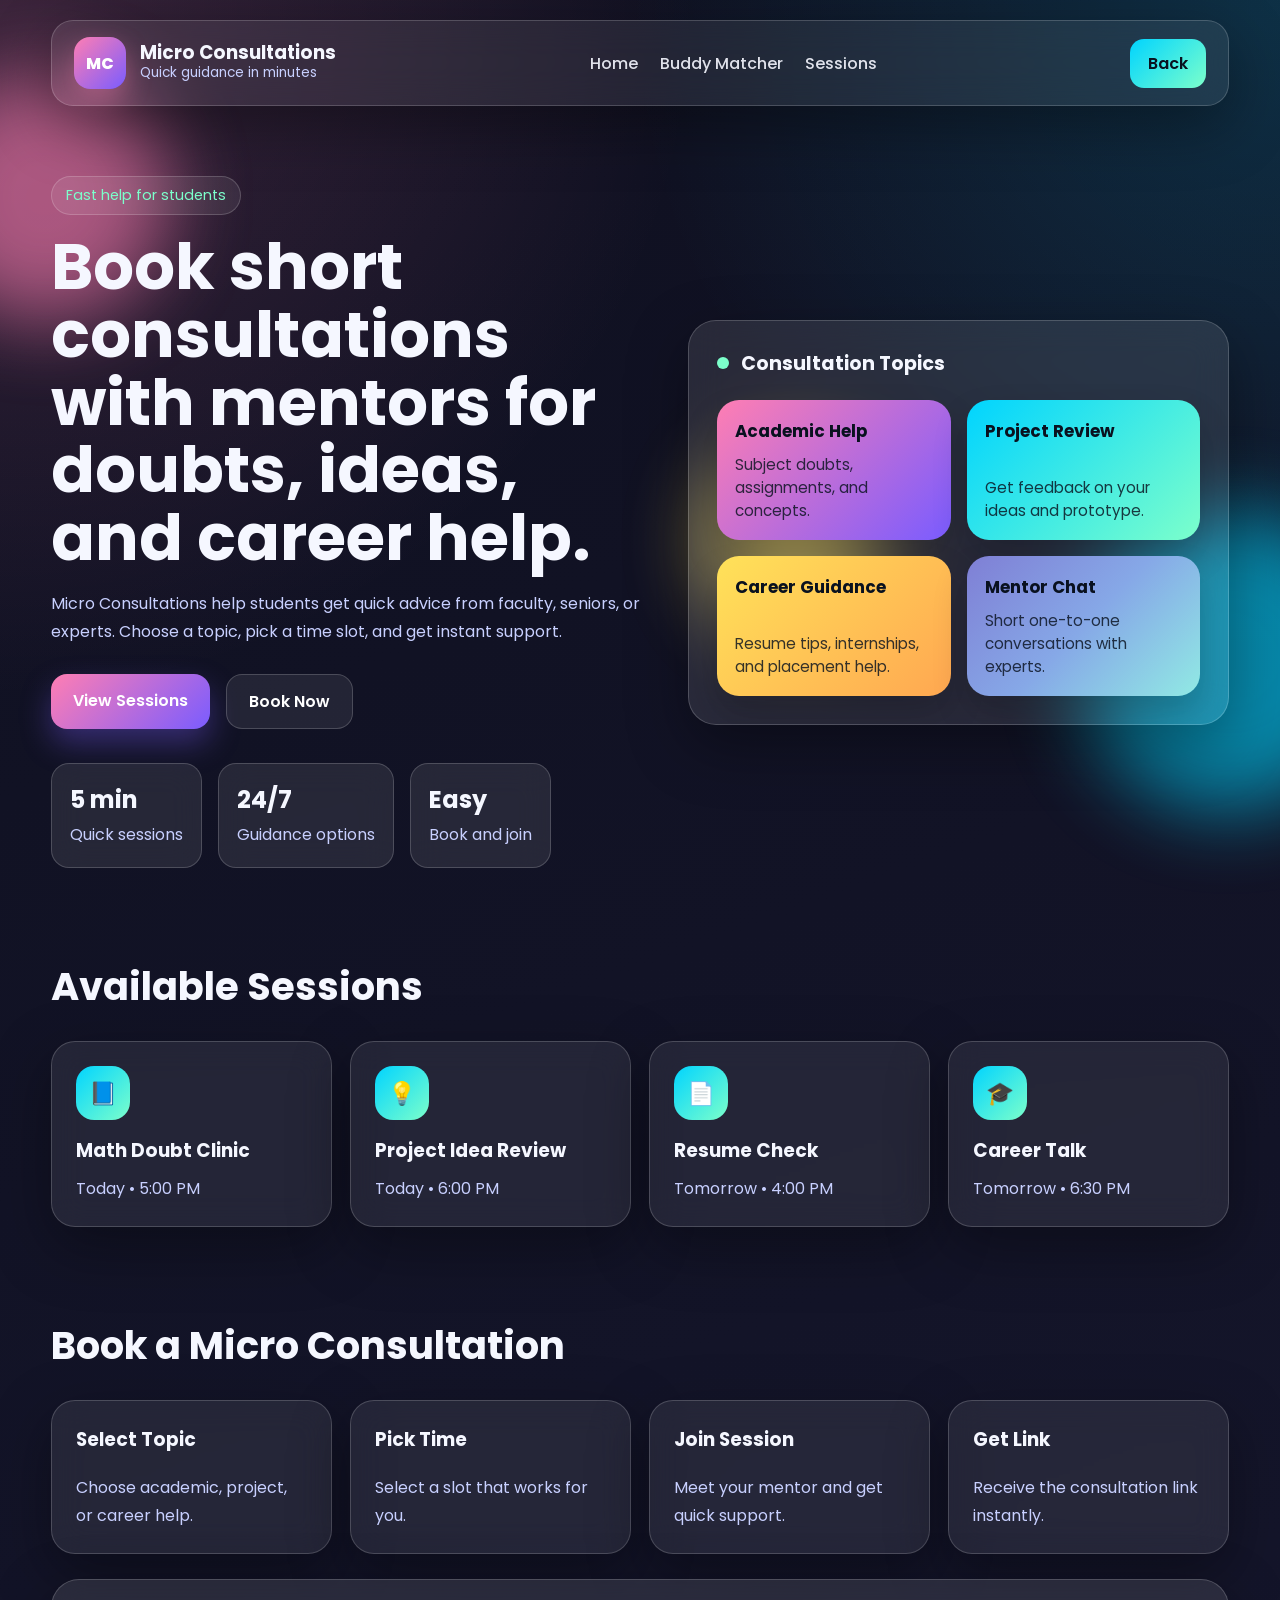
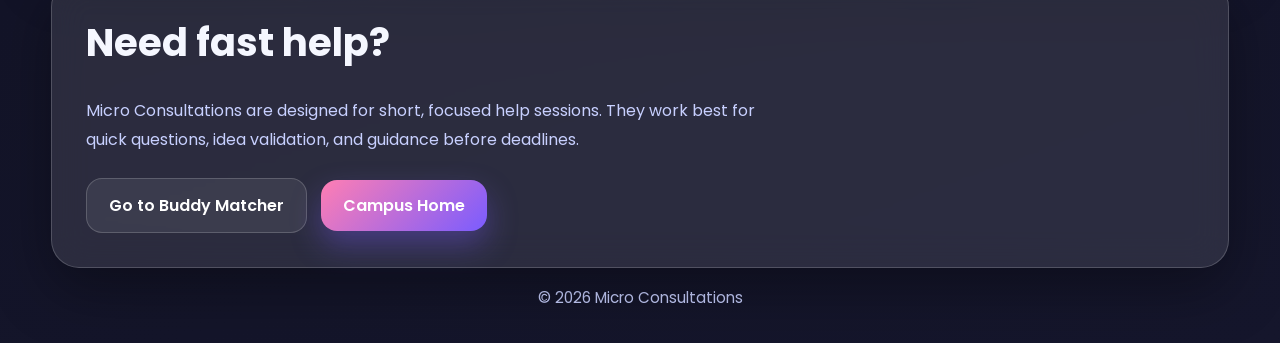
<file: micro.html>
<!DOCTYPE html>
<html lang="en">
<head>
  <meta charset="UTF-8" />
  <meta name="viewport" content="width=device-width, initial-scale=1.0" />
  <title>Micro Consultations</title>
  <link rel="preconnect" href="https://fonts.googleapis.com">
  <link rel="preconnect" href="https://fonts.gstatic.com" crossorigin>
  <link href="https://fonts.googleapis.com/css2?family=Poppins:wght@300;400;500;600;700;800&display=swap" rel="stylesheet">
  <link rel="stylesheet" href="style.css" />
</head>
<body>
  <div class="bg-shape shape1"></div>
  <div class="bg-shape shape2"></div>
  <div class="bg-shape shape3"></div>

  <header class="navbar">
    <div class="logo">
      <div class="logo-badge">MC</div>
      <div>
        <h1>Micro Consultations</h1>
        <p>Quick guidance in minutes</p>
      </div>
    </div>

    <nav class="nav-links">
      <a href="index.html">Home</a>
      <a href="buddy.html">Buddy Matcher</a>
      <a href="#slots">Sessions</a>
    </nav>

    <a class="cta-btn" href="index.html">Back</a>
  </header>

  <main class="hero">
    <section class="hero-content">
      <span class="tag">Fast help for students</span>
      <h2>Book short consultations with mentors for doubts, ideas, and career help.</h2>
      <p>
        Micro Consultations help students get quick advice from faculty, seniors, or experts.
        Choose a topic, pick a time slot, and get instant support.
      </p>

      <div class="hero-actions">
        <a href="#slots" class="primary-btn">View Sessions</a>
        <a href="#book" class="secondary-btn">Book Now</a>
      </div>

      <div class="stats">
        <div class="stat-card">
          <h3>5 min</h3>
          <p>Quick sessions</p>
        </div>
        <div class="stat-card">
          <h3>24/7</h3>
          <p>Guidance options</p>
        </div>
        <div class="stat-card">
          <h3>Easy</h3>
          <p>Book and join</p>
        </div>
      </div>
    </section>

    <section class="hero-visual">
      <div class="glass-card main-card">
        <div class="card-top">
          <span class="pulse"></span>
          <h3>Consultation Topics</h3>
        </div>

        <div class="dashboard-grid">
          <div class="mini-card accent1">
            <h4>Academic Help</h4>
            <p>Subject doubts, assignments, and concepts.</p>
          </div>
          <div class="mini-card accent2">
            <h4>Project Review</h4>
            <p>Get feedback on your ideas and prototype.</p>
          </div>
          <div class="mini-card accent3">
            <h4>Career Guidance</h4>
            <p>Resume tips, internships, and placement help.</p>
          </div>
          <div class="mini-card accent4">
            <h4>Mentor Chat</h4>
            <p>Short one-to-one conversations with experts.</p>
          </div>
        </div>
      </div>
    </section>
  </main>

  <section class="features" id="slots">
    <h2>Available Sessions</h2>
    <div class="feature-grid">
      <div class="feature-card">
        <div class="icon">📘</div>
        <h3>Math Doubt Clinic</h3>
        <p>Today • 5:00 PM</p>
      </div>

      <div class="feature-card">
        <div class="icon">💡</div>
        <h3>Project Idea Review</h3>
        <p>Today • 6:00 PM</p>
      </div>

      <div class="feature-card">
        <div class="icon">📄</div>
        <h3>Resume Check</h3>
        <p>Tomorrow • 4:00 PM</p>
      </div>

      <div class="feature-card">
        <div class="icon">🎓</div>
        <h3>Career Talk</h3>
        <p>Tomorrow • 6:30 PM</p>
      </div>
    </div>
  </section>

  <section class="features" id="book">
    <h2>Book a Micro Consultation</h2>
    <div class="feature-grid">
      <div class="feature-card session-card">
        <h3>Select Topic</h3>
        <p>Choose academic, project, or career help.</p>
      </div>

      <div class="feature-card session-card">
        <h3>Pick Time</h3>
        <p>Select a slot that works for you.</p>
      </div>

      <div class="feature-card session-card">
        <h3>Join Session</h3>
        <p>Meet your mentor and get quick support.</p>
      </div>

      <div class="feature-card session-card">
        <h3>Get Link</h3>
        <p>Receive the consultation link instantly.</p>
      </div>
    </div>

    <div class="about-card glass-card" style="margin-top: 25px;">
      <h2>Need fast help?</h2>
      <p>
        Micro Consultations are designed for short, focused help sessions. They work best for
        quick questions, idea validation, and guidance before deadlines.
      </p>
      <a href="buddy.html" class="secondary-btn">Go to Buddy Matcher</a>
      <a href="index.html" class="primary-btn" style="margin-left: 10px;">Campus Home</a>
    </div>
  </section>

  <footer>
    <p>© 2026 Micro Consultations</p>
  </footer>

  <script src="script.js"></script>
</body>
</html>
</file>
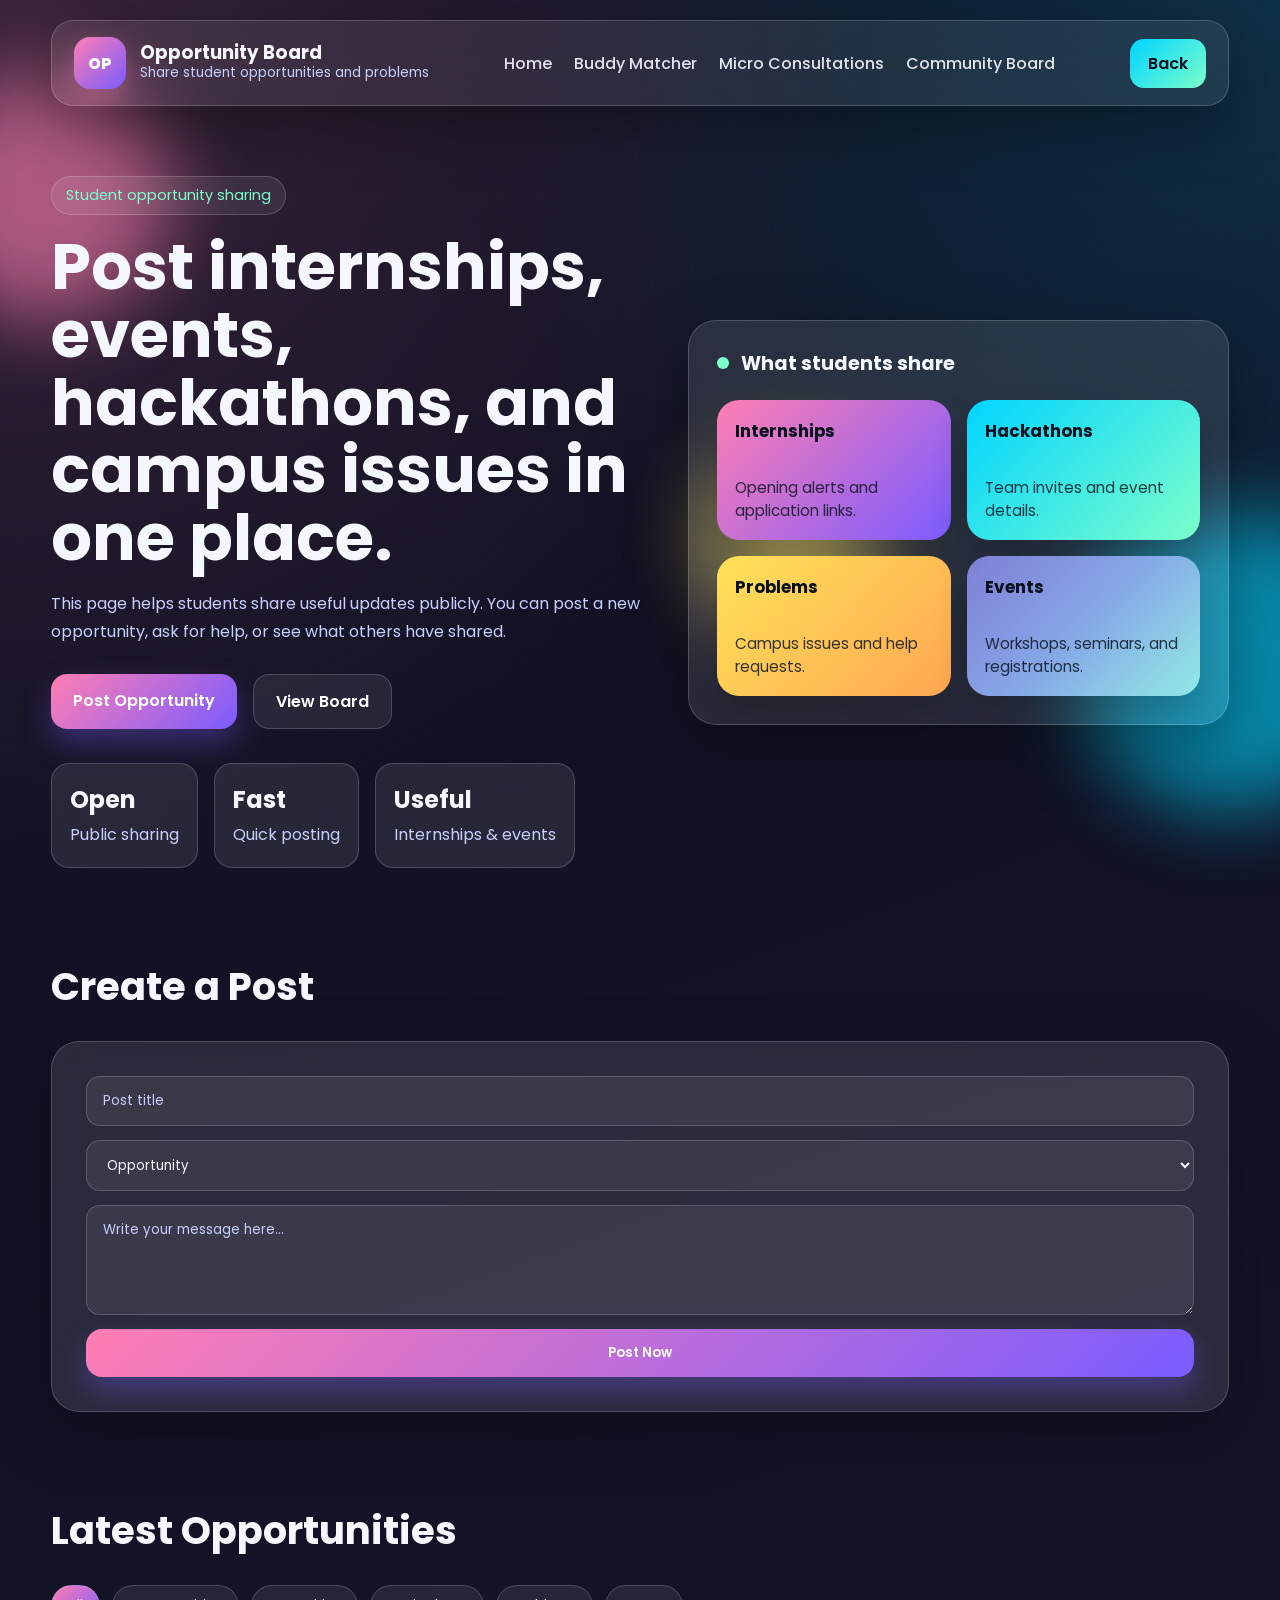
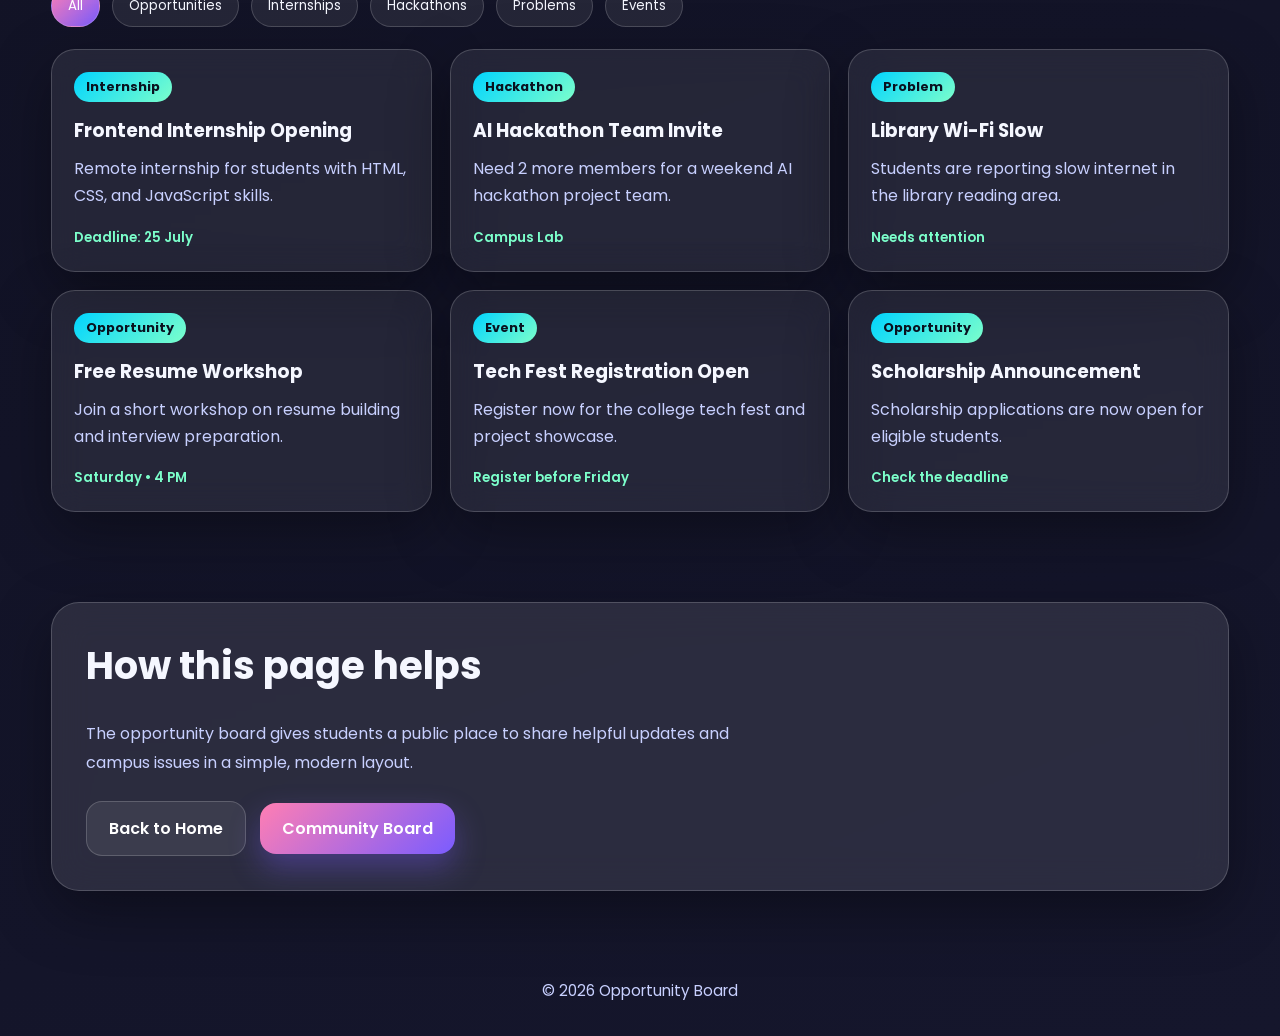
<file: opportunity.html>
<!DOCTYPE html>
<html lang="en">
<head>
  <meta charset="UTF-8" />
  <meta name="viewport" content="width=device-width, initial-scale=1.0" />
  <title>Opportunity Board</title>
  <link rel="preconnect" href="https://fonts.googleapis.com">
  <link rel="preconnect" href="https://fonts.gstatic.com" crossorigin>
  <link href="https://fonts.googleapis.com/css2?family=Poppins:wght@300;400;500;600;700;800&display=swap" rel="stylesheet">
  <link rel="stylesheet" href="style.css" />
</head>
<body>
  <div class="bg-shape shape1"></div>
  <div class="bg-shape shape2"></div>
  <div class="bg-shape shape3"></div>

  <header class="navbar">
    <div class="logo">
      <div class="logo-badge">OP</div>
      <div>
        <h1>Opportunity Board</h1>
        <p>Share student opportunities and problems</p>
      </div>
    </div>

    <nav class="nav-links">
      <a href="index.html">Home</a>
      <a href="buddy.html">Buddy Matcher</a>
      <a href="micro.html">Micro Consultations</a>
      <a href="community.html">Community Board</a>
    </nav>

    <a class="cta-btn" href="index.html">Back</a>
  </header>

  <main class="hero">
    <section class="hero-content">
      <span class="tag">Student opportunity sharing</span>
      <h2>Post internships, events, hackathons, and campus issues in one place.</h2>
      <p>
        This page helps students share useful updates publicly. You can post a new opportunity,
        ask for help, or see what others have shared.
      </p>

      <div class="hero-actions">
        <a href="#postForm" class="primary-btn">Post Opportunity</a>
        <a href="#posts" class="secondary-btn">View Board</a>
      </div>

      <div class="stats">
        <div class="stat-card">
          <h3>Open</h3>
          <p>Public sharing</p>
        </div>
        <div class="stat-card">
          <h3>Fast</h3>
          <p>Quick posting</p>
        </div>
        <div class="stat-card">
          <h3>Useful</h3>
          <p>Internships & events</p>
        </div>
      </div>
    </section>

    <section class="hero-visual">
      <div class="glass-card main-card">
        <div class="card-top">
          <span class="pulse"></span>
          <h3>What students share</h3>
        </div>

        <div class="dashboard-grid">
          <div class="mini-card accent1">
            <h4>Internships</h4>
            <p>Opening alerts and application links.</p>
          </div>
          <div class="mini-card accent2">
            <h4>Hackathons</h4>
            <p>Team invites and event details.</p>
          </div>
          <div class="mini-card accent3">
            <h4>Problems</h4>
            <p>Campus issues and help requests.</p>
          </div>
          <div class="mini-card accent4">
            <h4>Events</h4>
            <p>Workshops, seminars, and registrations.</p>
          </div>
        </div>
      </div>
    </section>
  </main>

  <section class="features" id="postForm">
    <h2>Create a Post</h2>
    <div class="about-card glass-card">
      <div class="post-form">
        <input type="text" id="postTitle" placeholder="Post title" />
        <select id="postCategory">
          <option value="opportunity">Opportunity</option>
          <option value="internship">Internship</option>
          <option value="hackathon">Hackathon</option>
          <option value="problem">Problem</option>
          <option value="event">Event</option>
        </select>
        <textarea id="postDesc" rows="4" placeholder="Write your message here..."></textarea>
        <button type="button" class="primary-btn" id="postBtn">Post Now</button>
      </div>
    </div>
  </section>

  <section class="features" id="posts">
    <h2>Latest Opportunities</h2>

    <div class="filter-tabs">
      <button class="filter-btn active" onclick="filterPosts('all', this)">All</button>
      <button class="filter-btn" onclick="filterPosts('opportunity', this)">Opportunities</button>
      <button class="filter-btn" onclick="filterPosts('internship', this)">Internships</button>
      <button class="filter-btn" onclick="filterPosts('hackathon', this)">Hackathons</button>
      <button class="filter-btn" onclick="filterPosts('problem', this)">Problems</button>
      <button class="filter-btn" onclick="filterPosts('event', this)">Events</button>
    </div>

    <div class="post-grid" id="postGrid">
      <article class="post-card internship">
        <span class="post-tag">Internship</span>
        <h3>Frontend Internship Opening</h3>
        <p>Remote internship for students with HTML, CSS, and JavaScript skills.</p>
        <small>Deadline: 25 July</small>
      </article>

      <article class="post-card hackathon">
        <span class="post-tag">Hackathon</span>
        <h3>AI Hackathon Team Invite</h3>
        <p>Need 2 more members for a weekend AI hackathon project team.</p>
        <small>Campus Lab</small>
      </article>

      <article class="post-card problem">
        <span class="post-tag">Problem</span>
        <h3>Library Wi-Fi Slow</h3>
        <p>Students are reporting slow internet in the library reading area.</p>
        <small>Needs attention</small>
      </article>

      <article class="post-card opportunity">
        <span class="post-tag">Opportunity</span>
        <h3>Free Resume Workshop</h3>
        <p>Join a short workshop on resume building and interview preparation.</p>
        <small>Saturday • 4 PM</small>
      </article>

      <article class="post-card event">
        <span class="post-tag">Event</span>
        <h3>Tech Fest Registration Open</h3>
        <p>Register now for the college tech fest and project showcase.</p>
        <small>Register before Friday</small>
      </article>

      <article class="post-card opportunity">
        <span class="post-tag">Opportunity</span>
        <h3>Scholarship Announcement</h3>
        <p>Scholarship applications are now open for eligible students.</p>
        <small>Check the deadline</small>
      </article>
    </div>
  </section>

  <section class="about">
    <div class="about-card glass-card">
      <h2>How this page helps</h2>
      <p>
        The opportunity board gives students a public place to share helpful updates and campus
        issues in a simple, modern layout.
      </p>
      <a href="index.html" class="secondary-btn">Back to Home</a>
      <a href="community.html" class="primary-btn" style="margin-left: 10px;">Community Board</a>
    </div>
  </section>

  <footer>
    <p>© 2026 Opportunity Board</p>
  </footer>

  <script src="script.js"></script>
  <script>
    document.addEventListener("DOMContentLoaded", () => {
      const postBtn = document.getElementById("postBtn");
      if (postBtn) postBtn.addEventListener("click", addPost);
    });

    function filterPosts(category, btn) {
      const posts = document.querySelectorAll(".post-card");
      const buttons = document.querySelectorAll(".filter-btn");

      buttons.forEach(b => b.classList.remove("active"));
      btn.classList.add("active");

      posts.forEach(post => {
        post.style.display = (category === "all" || post.classList.contains(category)) ? "block" : "none";
      });
    }

    function addPost() {
      const title = document.getElementById("postTitle").value.trim();
      const category = document.getElementById("postCategory").value;
      const desc = document.getElementById("postDesc").value.trim();
      const grid = document.getElementById("postGrid");

      if (!title || !desc) {
        alert("Please enter both title and description.");
        return;
      }

      const card = document.createElement("article");
      card.className = `post-card ${category}`;
      card.innerHTML = `
        <span class="post-tag">${category.charAt(0).toUpperCase() + category.slice(1)}</span>
        <h3>${title}</h3>
        <p>${desc}</p>
        <small>Posted just now</small>
      `;

      grid.prepend(card);
      document.getElementById("postTitle").value = "";
      document.getElementById("postDesc").value = "";
      alert("Post shared successfully!");
    }
  </script>
</body>
</html>
</file>
<file: style.css>
:root {
  --bg1: #0f1020;
  --bg2: #15162c;
  --text: #f5f7ff;
  --muted: #c8d0ff;
  --card: rgba(255, 255, 255, 0.12);
  --border: rgba(255, 255, 255, 0.18);
  --shadow: 0 20px 60px rgba(0, 0, 0, 0.35);
  --grad1: linear-gradient(135deg, #ff7eb3, #7a5cff);
  --grad2: linear-gradient(135deg, #00d4ff, #7cffcb);
  --grad3: linear-gradient(135deg, #ffe259, #ffa751);
  --grad4: linear-gradient(135deg, #7f7fd5, #86a8e7, #91eae4);
}

* {
  margin: 0;
  padding: 0;
  box-sizing: border-box;
  font-family: 'Poppins', sans-serif;
}

html {
  scroll-behavior: smooth;
}

body {
  min-height: 100vh;
  background:
    radial-gradient(circle at top left, rgba(255, 126, 179, 0.18), transparent 30%),
    radial-gradient(circle at top right, rgba(0, 212, 255, 0.16), transparent 28%),
    linear-gradient(160deg, var(--bg1), var(--bg2));
  color: var(--text);
  overflow-x: hidden;
}

.bg-shape {
  position: fixed;
  border-radius: 50%;
  filter: blur(40px);
  opacity: 0.6;
  z-index: -1;
  animation: float 8s ease-in-out infinite;
}

.shape1 {
  width: 250px;
  height: 250px;
  background: #ff7eb3;
  top: 8%;
  left: -80px;
}

.shape2 {
  width: 300px;
  height: 300px;
  background: #00d4ff;
  bottom: 10%;
  right: -100px;
  animation-delay: 2s;
}

.shape3 {
  width: 180px;
  height: 180px;
  background: #ffe259;
  top: 50%;
  left: 55%;
  animation-delay: 4s;
}

.navbar {
  width: min(1200px, 92%);
  margin: 20px auto 0;
  padding: 16px 22px;
  display: flex;
  align-items: center;
  justify-content: space-between;
  gap: 20px;
  background: rgba(255, 255, 255, 0.08);
  border: 1px solid var(--border);
  border-radius: 22px;
  backdrop-filter: blur(18px);
  box-shadow: var(--shadow);
}

.logo {
  display: flex;
  align-items: center;
  gap: 14px;
}

.logo-badge {
  width: 52px;
  height: 52px;
  display: grid;
  place-items: center;
  border-radius: 16px;
  background: var(--grad1);
  color: white;
  font-weight: 800;
  box-shadow: 0 10px 25px rgba(255, 126, 179, 0.35);
}

.logo h1 {
  font-size: 1.15rem;
  line-height: 1.1;
}

.logo p {
  font-size: 0.85rem;
  color: var(--muted);
}

.nav-links {
  display: flex;
  gap: 22px;
  flex-wrap: wrap;
}

.nav-links a {
  color: var(--text);
  text-decoration: none;
  font-weight: 500;
  opacity: 0.9;
}

.nav-links a:hover {
  opacity: 1;
  color: #7cffcb;
}

.cta-btn, .primary-btn, .secondary-btn {
  border: none;
  outline: none;
  cursor: pointer;
  text-decoration: none;
  transition: 0.3s ease;
  font-weight: 600;
}

.cta-btn {
  padding: 12px 18px;
  border-radius: 14px;
  background: var(--grad2);
  color: #09111f;
}

.hero {
  width: min(1200px, 92%);
  margin: 70px auto 0;
  display: grid;
  grid-template-columns: 1.05fr 0.95fr;
  gap: 40px;
  align-items: center;
}

.tag {
  display: inline-block;
  padding: 8px 14px;
  border-radius: 999px;
  background: rgba(255, 255, 255, 0.08);
  border: 1px solid var(--border);
  color: #7cffcb;
  font-size: 0.9rem;
  margin-bottom: 18px;
}

.hero-content h2 {
  font-size: clamp(2.3rem, 5vw, 4.4rem);
  line-height: 1.06;
  margin-bottom: 18px;
}

.hero-content p {
  color: var(--muted);
  max-width: 620px;
  line-height: 1.75;
  margin-bottom: 28px;
}

.hero-actions {
  display: flex;
  gap: 16px;
  flex-wrap: wrap;
}

.primary-btn, .secondary-btn {
  padding: 14px 22px;
  border-radius: 16px;
}

.primary-btn {
  background: var(--grad1);
  color: white;
  box-shadow: 0 14px 30px rgba(122, 92, 255, 0.35);
}

.secondary-btn {
  background: rgba(255, 255, 255, 0.08);
  border: 1px solid var(--border);
  color: white;
  display: inline-block;
}

.primary-btn:hover, .secondary-btn:hover, .cta-btn:hover {
  transform: translateY(-2px) scale(1.02);
}

.stats {
  display: flex;
  gap: 16px;
  flex-wrap: wrap;
  margin-top: 34px;
}

.stat-card {
  min-width: 140px;
  padding: 18px;
  border-radius: 18px;
  background: rgba(255, 255, 255, 0.09);
  border: 1px solid var(--border);
  backdrop-filter: blur(16px);
}

.stat-card h3 {
  font-size: 1.5rem;
  margin-bottom: 4px;
}

.stat-card p {
  margin: 0;
  color: var(--muted);
}

.glass-card {
  background: rgba(255, 255, 255, 0.1);
  border: 1px solid var(--border);
  backdrop-filter: blur(18px);
  box-shadow: var(--shadow);
  border-radius: 28px;
}

.main-card {
  padding: 28px;
  position: relative;
  overflow: hidden;
}

.card-top {
  display: flex;
  align-items: center;
  gap: 12px;
  margin-bottom: 22px;
}

.pulse {
  width: 12px;
  height: 12px;
  border-radius: 50%;
  background: #7cffcb;
  box-shadow: 0 0 0 0 rgba(124, 255, 203, 0.7);
  animation: pulse 1.8s infinite;
}

.card-top h3 {
  font-size: 1.2rem;
}

.dashboard-grid {
  display: grid;
  grid-template-columns: repeat(2, 1fr);
  gap: 16px;
}

.mini-card {
  min-height: 140px;
  padding: 18px;
  border-radius: 22px;
  color: #09111f;
  display: flex;
  flex-direction: column;
  justify-content: space-between;
  box-shadow: 0 18px 35px rgba(0, 0, 0, 0.2);
  transition: transform 0.3s ease;
  text-decoration: none;
}

.mini-card:hover {
  transform: translateY(-5px);
}

.mini-card h4 {
  font-size: 1.05rem;
}

.mini-card p {
  color: rgba(9, 17, 31, 0.82);
  font-size: 0.95rem;
}

.accent1 { background: var(--grad1); }
.accent2 { background: var(--grad2); }
.accent3 { background: var(--grad3); }
.accent4 { background: var(--grad4); }

.features {
  width: min(1200px, 92%);
  margin: 90px auto 0;
}

.features h2, .about h2 {
  font-size: clamp(1.8rem, 3vw, 2.8rem);
  margin-bottom: 26px;
}

.feature-grid {
  display: grid;
  grid-template-columns: repeat(4, 1fr);
  gap: 18px;
}

.feature-card {
  padding: 24px;
  border-radius: 24px;
  background: rgba(255, 255, 255, 0.08);
  border: 1px solid var(--border);
  backdrop-filter: blur(16px);
  box-shadow: var(--shadow);
  transition: 0.3s ease;
}

.feature-card:hover {
  transform: translateY(-6px);
  background: rgba(255, 255, 255, 0.12);
}

.icon {
  width: 54px;
  height: 54px;
  display: grid;
  place-items: center;
  border-radius: 18px;
  background: var(--grad2);
  font-size: 1.4rem;
  margin-bottom: 16px;
}

.feature-card h3 {
  margin-bottom: 10px;
}

.feature-card p {
  color: var(--muted);
  line-height: 1.7;
}

.about {
  width: min(1200px, 92%);
  margin: 90px auto 70px;
}

.about-card {
  padding: 34px;
}

.about-card p {
  color: var(--muted);
  margin: 14px 0 24px;
  max-width: 700px;
  line-height: 1.8;
}

footer {
  text-align: center;
  padding: 18px 20px 34px;
  color: var(--muted);
  font-size: 0.95rem;
}

@keyframes float {
  0%, 100% { transform: translateY(0px) translateX(0px); }
  50% { transform: translateY(-18px) translateX(10px); }
}

@keyframes pulse {
  0% { box-shadow: 0 0 0 0 rgba(124, 255, 203, 0.7); }
  70% { box-shadow: 0 0 0 18px rgba(124, 255, 203, 0); }
  100% { box-shadow: 0 0 0 0 rgba(124, 255, 203, 0); }
}

@media (max-width: 980px) {
  .hero, .feature-grid {
    grid-template-columns: 1fr;
  }

  .navbar {
    flex-wrap: wrap;
  }

  .nav-links {
    width: 100%;
    justify-content: center;
  }
}

@media (max-width: 640px) {
  .hero {
    margin-top: 45px;
  }

  .dashboard-grid {
    grid-template-columns: 1fr;
  }

  .stats {
    flex-direction: column;
  }

  .feature-card, .about-card, .main-card {
    padding: 20px;
  }
}
.session-card {
  display: flex;
  flex-direction: column;
  gap: 10px;
}

.session-card small {
  color: rgba(9, 17, 31, 0.72);
  font-weight: 600;
}

.share-btn {
  margin-top: 8px;
  padding: 12px 16px;
  border: none;
  border-radius: 14px;
  background: rgba(9, 17, 31, 0.9);
  color: white;
  font-weight: 600;
  cursor: pointer;
  transition: 0.3s ease;
}

.share-btn:hover {
  transform: translateY(-2px);
  background: rgba(9, 17, 31, 1);
}

@media (max-width: 640px) {
  .feature-grid {
    grid-template-columns: 1fr;
  }
}
#sessions .mini-card,
.session-card {
  cursor: pointer;
}

#topics .feature-card .icon {
  font-weight: 700;
}
.pink-btn {
  display: inline-block;
  padding: 14px 22px;
  border-radius: 16px;
  background: linear-gradient(135deg, #ff4da6, #ff7ac8);
  color: white;
  text-decoration: none;
  font-weight: 600;
  box-shadow: 0 14px 30px rgba(255, 77, 166, 0.35);
  transition: 0.3s ease;
}

.pink-btn:hover {
  transform: translateY(-2px) scale(1.02);
  box-shadow: 0 18px 36px rgba(255, 77, 166, 0.5);
}
.post-form {
  display: grid;
  gap: 14px;
}

.post-form input,
.post-form select,
.post-form textarea {
  width: 100%;
  padding: 14px 16px;
  border-radius: 14px;
  border: 1px solid var(--border);
  background: rgba(255, 255, 255, 0.08);
  color: var(--text);
  outline: none;
}

.post-form input::placeholder,
.post-form textarea::placeholder {
  color: var(--muted);
}

.filter-tabs {
  display: flex;
  gap: 12px;
  flex-wrap: wrap;
  margin-bottom: 22px;
}

.filter-btn {
  padding: 10px 16px;
  border: 1px solid var(--border);
  border-radius: 999px;
  background: rgba(255, 255, 255, 0.08);
  color: var(--text);
  cursor: pointer;
}

.filter-btn.active {
  background: var(--grad1);
  color: white;
}

.post-grid {
  display: grid;
  grid-template-columns: repeat(3, 1fr);
  gap: 18px;
}

.post-card {
  padding: 22px;
  border-radius: 24px;
  background: rgba(255, 255, 255, 0.08);
  border: 1px solid var(--border);
  backdrop-filter: blur(16px);
  box-shadow: var(--shadow);
}

.post-tag {
  display: inline-block;
  padding: 6px 12px;
  border-radius: 999px;
  background: var(--grad2);
  color: #09111f;
  font-size: 0.8rem;
  font-weight: 700;
  margin-bottom: 14px;
}

.post-card h3 {
  margin-bottom: 10px;
}

.post-card p {
  color: var(--muted);
  line-height: 1.7;
  margin-bottom: 14px;
}

.post-card small {
  color: #7cffcb;
  font-weight: 600;
}

@media (max-width: 980px) {
  .post-grid {
    grid-template-columns: 1fr 1fr;
  }
}

@media (max-width: 640px) {
  .post-grid {
    grid-template-columns: 1fr;
  }
}
/* Container to center and stack the buttons */
.button-container {
  display: flex;
  flex-direction: column;
  gap: 12px; /* Spaces the buttons evenly vertically */
  max-width: 450px; /* Controls the overall width */
  margin: 0 auto;
  padding: 20px;
  background: linear-gradient(135deg, #1e0b36, #0c4a60); /* Matching dark gradient background */
  border-radius: 16px;
}

/* Base button styles */
.btn {
  width: 100%;
  padding: 16px 24px;
  font-family: 'Arial', sans-serif;
  font-size: 20px;
  font-weight: bold;
  color: #ffffff;
  border: none;
  border-radius: 50px; /* Makes the edges completely rounded pills */
  cursor: pointer;
  text-align: center;
  box-shadow: 0 4px 6px rgba(0, 0, 0, 0.2); /* Subtle depth shadow */
  transition: transform 0.1s ease, filter 0.2s ease;
}

/* Specific button colors based on your image */
.btn-purple {
  background-color: #272fa1; /* Vibrant indigo/purple */
}

.btn-pink {
  background-color: #ff4793; /* Bright vibrant pink */
}

/* Hover effect to make it feel like an actual interface */
.btn:hover {
  filter: brightness(1.1);
  transform: translateY(-1px);
}
.post-form {
  display: grid;
  gap: 14px;
}

.post-form input,
.post-form select,
.post-form textarea {
  width: 100%;
  padding: 14px 16px;
  border-radius: 14px;
  border: 1px solid var(--border);
  background: rgba(255, 255, 255, 0.08);
  color: var(--text);
  outline: none;
}

.post-form input::placeholder,
.post-form textarea::placeholder {
  color: var(--muted);
}

.filter-tabs {
  display: flex;
  gap: 12px;
  flex-wrap: wrap;
  margin-bottom: 22px;
}

.filter-btn {
  padding: 10px 16px;
  border: 1px solid var(--border);
  border-radius: 999px;
  background: rgba(255, 255, 255, 0.08);
  color: var(--text);
  cursor: pointer;
}

.filter-btn.active {
  background: var(--grad1);
  color: white;
}

.post-grid {
  display: grid;
  grid-template-columns: repeat(3, 1fr);
  gap: 18px;
}

.post-card {
  padding: 22px;
  border-radius: 24px;
  background: rgba(255, 255, 255, 0.08);
  border: 1px solid var(--border);
  backdrop-filter: blur(16px);
  box-shadow: var(--shadow);
}

.post-tag {
  display: inline-block;
  padding: 6px 12px;
  border-radius: 999px;
  background: var(--grad2);
  color: #09111f;
  font-size: 0.8rem;
  font-weight: 700;
  margin-bottom: 14px;
}

.post-card h3 {
  margin-bottom: 10px;
}

.post-card p {
  color: var(--muted);
  line-height: 1.7;
  margin-bottom: 14px;
}

.post-card small {
  color: #7cffcb;
  font-weight: 600;
}

@media (max-width: 980px) {
  .post-grid {
    grid-template-columns: 1fr 1fr;
  }
}

@media (max-width: 640px) {
  .post-grid {
    grid-template-columns: 1fr;
  }
}
</file>
